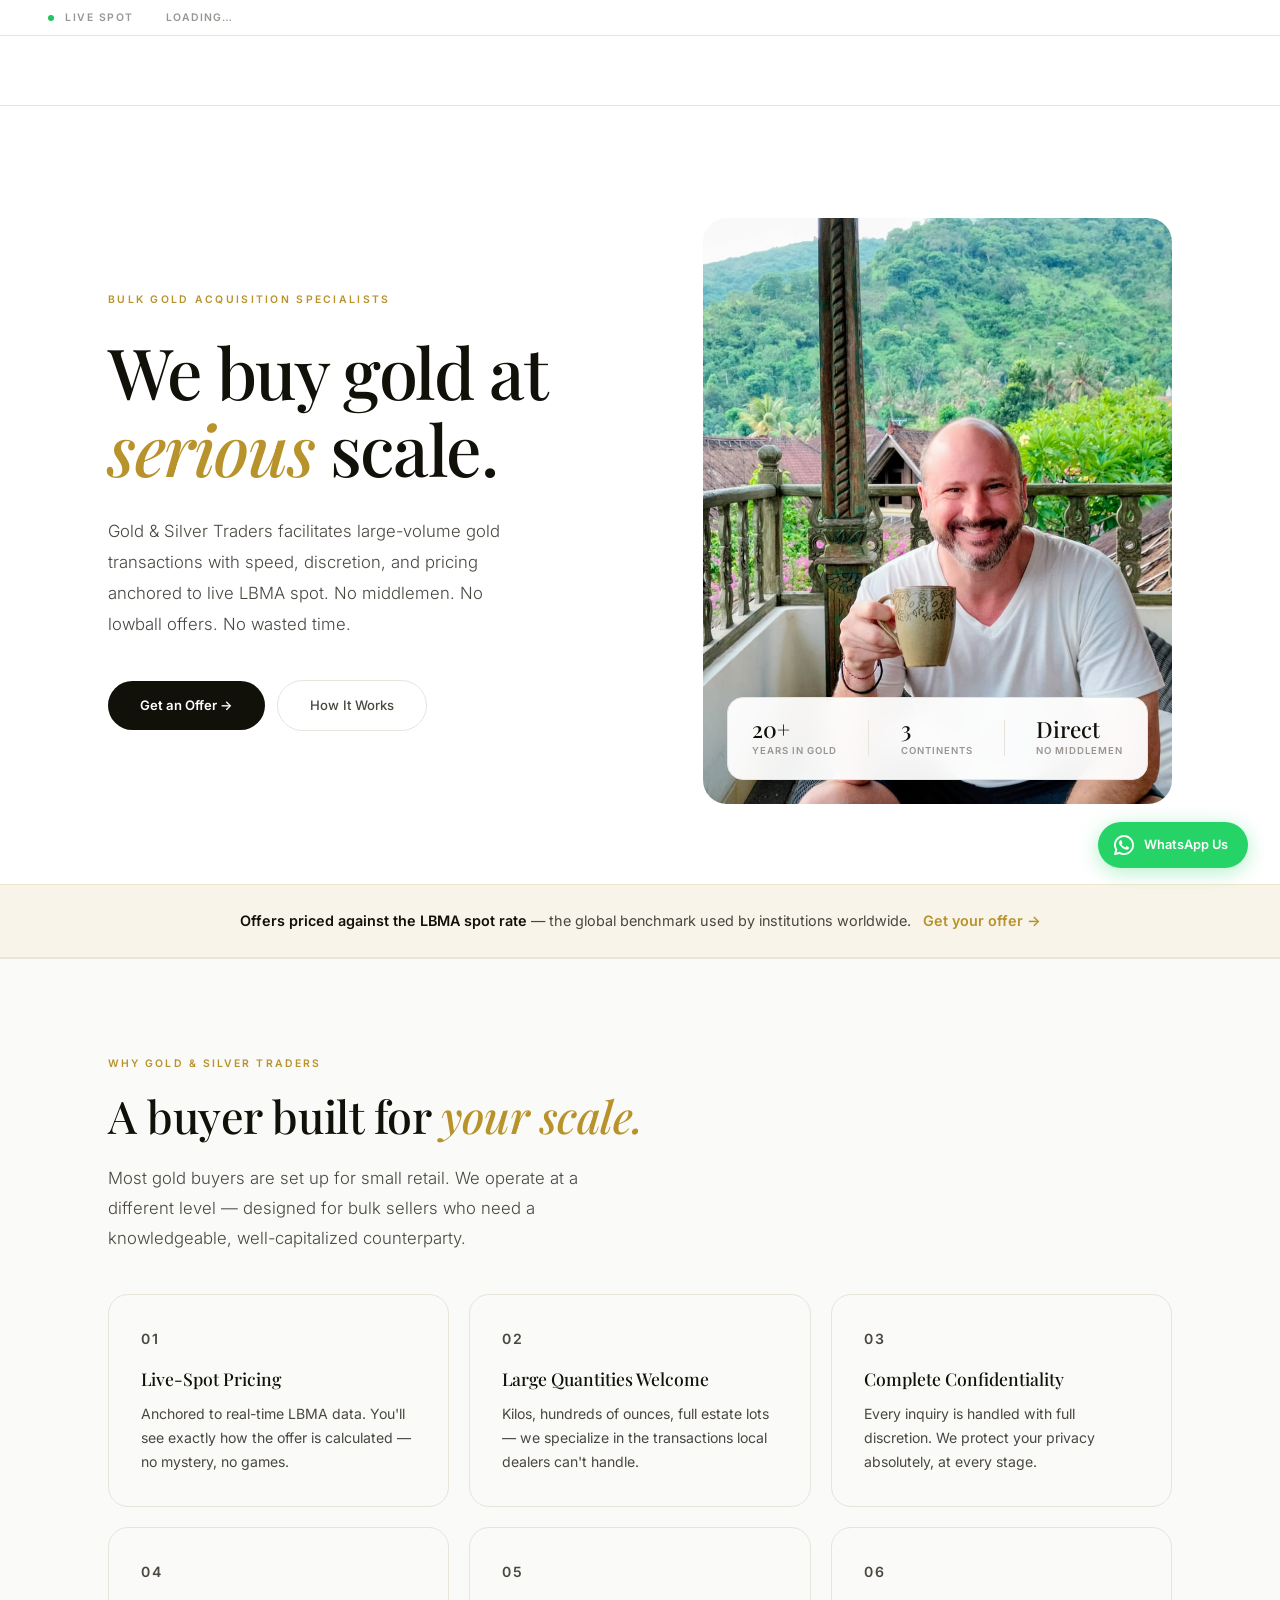
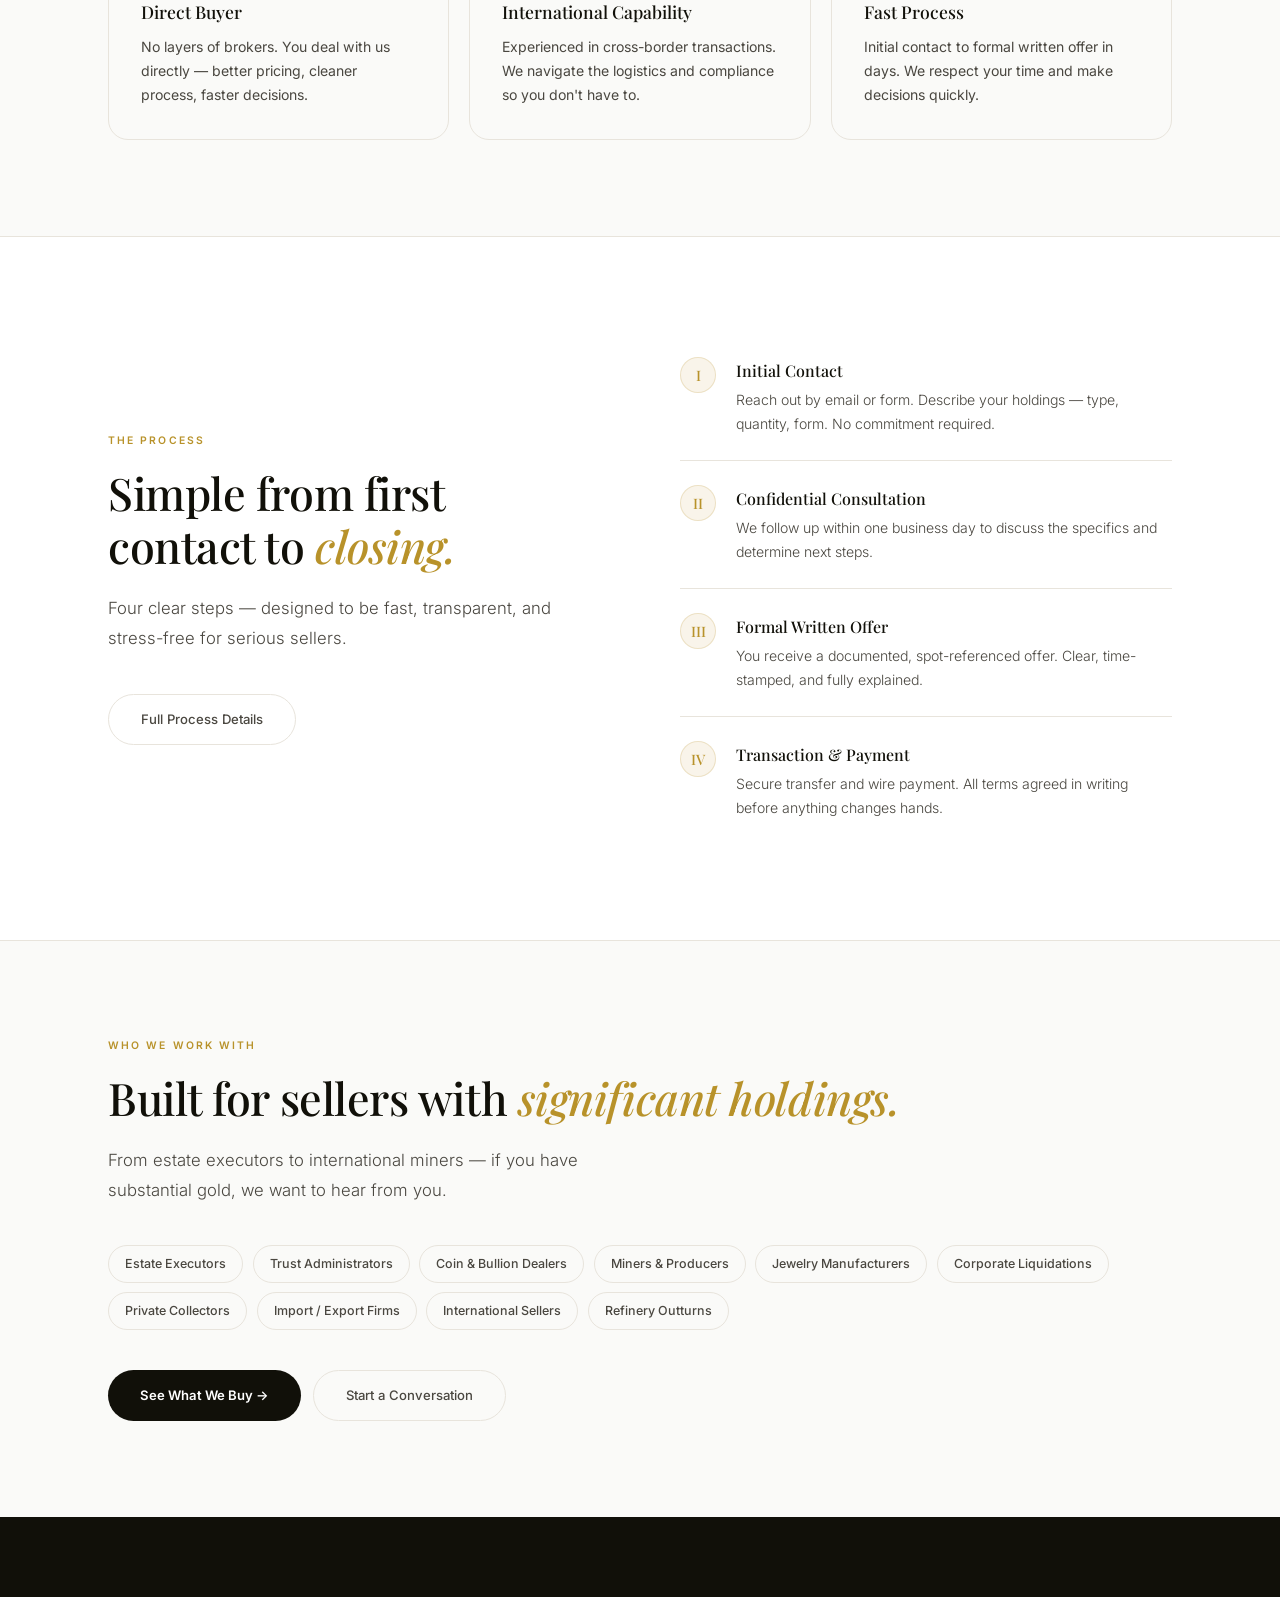
<file: index.html>
<!DOCTYPE html>
<html lang="en">
<head>
  <meta charset="UTF-8" />
  <meta name="viewport" content="width=device-width, initial-scale=1.0" />
  <title>Sell Gold in Bulk | Large Quantity Gold Buyers | Gold & Silver Traders</title>
  <meta name="description" content="Gold & Silver Traders buys large quantities of gold — bullion, coins, estate lots, placer gold, and doré — from sellers worldwide. LBMA spot-referenced pricing. Confidential. No middlemen." />
  <meta name="keywords" content="sell gold in bulk, bulk gold buyers, large quantity gold buyers, sell gold bullion, sell gold internationally, wholesale gold buyers" />
  <link rel="canonical" href="https://www.goldsilvertraders.com/" />
  <meta name="robots" content="index, follow" />
  <meta property="og:type" content="website" />
  <meta property="og:title" content="Sell Gold in Bulk | Gold & Silver Traders" />
  <meta property="og:description" content="Serious buyers for serious quantities. LBMA spot-referenced pricing, complete confidentiality, international capability." />
  <meta property="og:url" content="https://www.goldsilvertraders.com/" />
  <script type="application/ld+json">
  {"@context":"https://schema.org","@type":"ProfessionalService","name":"Gold & Silver Traders","url":"https://www.goldsilvertraders.com","email":"harlan@goldsilvertraders.com","description":"Bulk gold buyers serving sellers worldwide.","areaServed":"Worldwide","serviceType":"Gold Buying"}
  </script>
  <script async src="https://www.googletagmanager.com/gtag/js?id=G-3B2HX35TWG"></script>
  <script>window.dataLayer=window.dataLayer||[];function gtag(){dataLayer.push(arguments);}gtag('js',new Date());gtag('config','G-3B2HX35TWG');</script>
  <link rel="stylesheet" href="style.css" />
  <style>
    /* HERO */
    .hero {
      max-width: 1160px;
      margin: 0 auto;
      padding: 7rem 3rem 5rem;
      display: grid;
      grid-template-columns: 1.1fr 1fr;
      gap: 5rem;
      align-items: center;
    }

    .hero-eyebrow {
      font-size: 0.65rem;
      font-weight: 600;
      letter-spacing: 0.22em;
      text-transform: uppercase;
      color: var(--gold);
      margin-bottom: 1.5rem;
    }

    .hero h1 {
      font-family: 'Playfair Display', serif;
      font-size: clamp(3rem, 5.5vw, 5rem);
      font-weight: 500;
      color: var(--ink);
      line-height: 1.1;
      margin-bottom: 1.75rem;
      letter-spacing: -0.02em;
    }
    .hero h1 em { font-style: italic; color: var(--gold); }

    .hero-body {
      font-size: 1.05rem;
      color: var(--text);
      font-weight: 300;
      line-height: 1.85;
      margin-bottom: 2.5rem;
      max-width: 420px;
    }

    .hero-cta-group { display: flex; gap: 0.75rem; flex-wrap: wrap; align-items: center; }

    /* Photo card */
    .hero-img-wrap {
      position: relative;
    }
    .hero-img-wrap img {
      width: 100%;
      aspect-ratio: 4/5;
      object-fit: cover;
      border-radius: 24px;
      display: block;
    }
    .hero-badge {
      position: absolute;
      bottom: 1.5rem;
      left: 1.5rem;
      right: 1.5rem;
      background: rgba(255,255,255,0.95);
      backdrop-filter: blur(12px);
      border-radius: 16px;
      padding: 1.25rem 1.5rem;
      display: flex;
      justify-content: space-between;
      align-items: center;
      gap: 1rem;
      border: 1px solid var(--border);
    }
    .badge-item { display: flex; flex-direction: column; gap: 0.15rem; }
    .badge-num {
      font-family: 'Playfair Display', serif;
      font-size: 1.4rem;
      font-weight: 500;
      color: var(--ink);
      line-height: 1;
    }
    .badge-lbl {
      font-size: 0.6rem;
      font-weight: 600;
      letter-spacing: 0.1em;
      text-transform: uppercase;
      color: var(--muted);
    }
    .badge-div { width: 1px; height: 36px; background: var(--border); }

    /* Full-bleed photo section */
    .photo-strip {
      width: 100%;
      height: 55vh;
      min-height: 380px;
      object-fit: cover;
      display: block;
    }

    /* Two-col layout */
    .two-col {
      display: grid;
      grid-template-columns: 1fr 1fr;
      gap: 5rem;
      align-items: center;
    }

    .process-steps { display: flex; flex-direction: column; gap: 0; }
    .p-step {
      display: flex;
      gap: 1.25rem;
      align-items: flex-start;
      padding: 1.5rem 0;
      border-bottom: 1px solid var(--border);
    }
    .p-step:last-child { border-bottom: none; }
    .p-num {
      width: 36px; height: 36px;
      border-radius: 50%;
      background: var(--gold-pale);
      border: 1px solid rgba(184,146,42,0.2);
      display: flex;
      align-items: center;
      justify-content: center;
      font-family: 'Playfair Display', serif;
      font-size: 0.9rem;
      font-weight: 500;
      color: var(--gold);
      flex-shrink: 0;
    }
    .p-content h4 {
      font-family: 'Playfair Display', serif;
      font-size: 1rem;
      font-weight: 500;
      color: var(--ink);
      margin-bottom: 0.25rem;
    }
    .p-content p { font-size: 0.88rem; color: var(--text); font-weight: 300; line-height: 1.7; }

    @media (max-width: 860px) {
      .hero { grid-template-columns: 1fr; padding: 4rem 1.5rem 3rem; gap: 3rem; }
      .hero h1 { font-size: 3rem; }
      .two-col { grid-template-columns: 1fr; gap: 3rem; }
      .photo-strip { height: 40vw; min-height: 240px; }
    }
  </style>
</head>
<body>

  <!-- TICKER -->
  <div class="ticker-bar">
    <span class="ticker-label"><span class="ticker-dot"></span> Live Spot</span>
    <div class="ticker-items" id="metals-ticker">
      <div class="ticker-item"><span class="ticker-metal" style="color:var(--muted)">Loading…</span></div>
    </div>
  </div>

  <nav id="site-nav"></nav>

  <!-- HERO -->
  <div class="hero">
    <div>
      <p class="hero-eyebrow fade-up">Bulk Gold Acquisition Specialists</p>
      <h1 class="fade-up-2">We buy gold at <em>serious</em> scale.</h1>
      <p class="hero-body fade-up-3">Gold & Silver Traders facilitates large-volume gold transactions with speed, discretion, and pricing anchored to live LBMA spot. No middlemen. No lowball offers. No wasted time.</p>
      <div class="hero-cta-group fade-up-4">
        <a href="contact.html" class="btn-primary">Get an Offer →</a>
        <a href="how-it-works.html" class="btn-outline">How It Works</a>
      </div>
    </div>

    <div class="hero-img-wrap fade-up-2">
      <img src="harlan.jpeg" alt="Harlan, founder of Gold & Silver Traders" />
      <div class="hero-badge">
        <div class="badge-item">
          <div class="badge-num">20+</div>
          <div class="badge-lbl">Years in Gold</div>
        </div>
        <div class="badge-div"></div>
        <div class="badge-item">
          <div class="badge-num">3</div>
          <div class="badge-lbl">Continents</div>
        </div>
        <div class="badge-div"></div>
        <div class="badge-item">
          <div class="badge-num">Direct</div>
          <div class="badge-lbl">No Middlemen</div>
        </div>
      </div>
    </div>
  </div>

  <!-- STRIP -->
  <div class="strip">
    <strong>Offers priced against the LBMA spot rate</strong> — the global benchmark used by institutions worldwide. &nbsp;
    <a href="contact.html">Get your offer →</a>
  </div>

  <!-- WHY US -->
  <div style="background: var(--bg); border-top: 1px solid var(--border);">
    <div class="section-inner">
      <p class="section-label">Why Gold & Silver Traders</p>
      <h2>A buyer built for <em>your scale.</em></h2>
      <p class="section-lead">Most gold buyers are set up for small retail. We operate at a different level — designed for bulk sellers who need a knowledgeable, well-capitalized counterparty.</p>
      <div class="card-grid">
        <div class="card">
          <p class="card-num">01</p>
          <h3>Live-Spot Pricing</h3>
          <p>Anchored to real-time LBMA data. You'll see exactly how the offer is calculated — no mystery, no games.</p>
        </div>
        <div class="card">
          <p class="card-num">02</p>
          <h3>Large Quantities Welcome</h3>
          <p>Kilos, hundreds of ounces, full estate lots — we specialize in the transactions local dealers can't handle.</p>
        </div>
        <div class="card">
          <p class="card-num">03</p>
          <h3>Complete Confidentiality</h3>
          <p>Every inquiry is handled with full discretion. We protect your privacy absolutely, at every stage.</p>
        </div>
        <div class="card">
          <p class="card-num">04</p>
          <h3>Direct Buyer</h3>
          <p>No layers of brokers. You deal with us directly — better pricing, cleaner process, faster decisions.</p>
        </div>
        <div class="card">
          <p class="card-num">05</p>
          <h3>International Capability</h3>
          <p>Experienced in cross-border transactions. We navigate the logistics and compliance so you don't have to.</p>
        </div>
        <div class="card">
          <p class="card-num">06</p>
          <h3>Fast Process</h3>
          <p>Initial contact to formal written offer in days. We respect your time and make decisions quickly.</p>
        </div>
      </div>
    </div>
  </div>

  <!-- HOW IT WORKS -->
  <div style="border-top: 1px solid var(--border);">
    <div class="section-inner">
      <div class="two-col">
        <div>
          <p class="section-label">The Process</p>
          <h2>Simple from first contact to <em>closing.</em></h2>
          <p class="section-lead">Four clear steps — designed to be fast, transparent, and stress-free for serious sellers.</p>
          <a href="how-it-works.html" class="btn-outline">Full Process Details</a>
        </div>
        <div class="process-steps">
          <div class="p-step">
            <div class="p-num">I</div>
            <div class="p-content">
              <h4>Initial Contact</h4>
              <p>Reach out by email or form. Describe your holdings — type, quantity, form. No commitment required.</p>
            </div>
          </div>
          <div class="p-step">
            <div class="p-num">II</div>
            <div class="p-content">
              <h4>Confidential Consultation</h4>
              <p>We follow up within one business day to discuss the specifics and determine next steps.</p>
            </div>
          </div>
          <div class="p-step">
            <div class="p-num">III</div>
            <div class="p-content">
              <h4>Formal Written Offer</h4>
              <p>You receive a documented, spot-referenced offer. Clear, time-stamped, and fully explained.</p>
            </div>
          </div>
          <div class="p-step">
            <div class="p-num">IV</div>
            <div class="p-content">
              <h4>Transaction & Payment</h4>
              <p>Secure transfer and wire payment. All terms agreed in writing before anything changes hands.</p>
            </div>
          </div>
        </div>
      </div>
    </div>
  </div>

  <!-- WHO WE SERVE -->
  <div style="background: var(--bg); border-top: 1px solid var(--border);">
    <div class="section-inner">
      <p class="section-label">Who We Work With</p>
      <h2>Built for sellers with <em>significant holdings.</em></h2>
      <p class="section-lead">From estate executors to international miners — if you have substantial gold, we want to hear from you.</p>
      <div class="tag-group">
        <span class="tag">Estate Executors</span>
        <span class="tag">Trust Administrators</span>
        <span class="tag">Coin & Bullion Dealers</span>
        <span class="tag">Miners & Producers</span>
        <span class="tag">Jewelry Manufacturers</span>
        <span class="tag">Corporate Liquidations</span>
        <span class="tag">Private Collectors</span>
        <span class="tag">Import / Export Firms</span>
        <span class="tag">International Sellers</span>
        <span class="tag">Refinery Outturns</span>
      </div>
      <div style="margin-top: 2.5rem; display: flex; gap: 0.75rem; flex-wrap: wrap;">
        <a href="what-we-buy.html" class="btn-primary">See What We Buy →</a>
        <a href="contact.html" class="btn-outline">Start a Conversation</a>
      </div>
    </div>
  </div>

  <footer id="site-footer"></footer>
  <script src="shared.js"></script>
  <script>renderNav('home'); renderFooter(); renderTicker();</script>
  <!-- WhatsApp Float -->
  <a href="https://wa.me/14252691221" class="wa-float" target="_blank" rel="noopener" aria-label="Chat on WhatsApp">
    <svg xmlns="http://www.w3.org/2000/svg" viewBox="0 0 24 24" fill="currentColor"><path d="M17.472 14.382c-.297-.149-1.758-.867-2.03-.967-.273-.099-.471-.148-.67.15-.197.297-.767.966-.94 1.164-.173.199-.347.223-.644.075-.297-.15-1.255-.463-2.39-1.475-.883-.788-1.48-1.761-1.653-2.059-.173-.297-.018-.458.13-.606.134-.133.298-.347.446-.52.149-.174.198-.298.298-.497.099-.198.05-.371-.025-.52-.075-.149-.669-1.612-.916-2.207-.242-.579-.487-.5-.669-.51-.173-.008-.371-.01-.57-.01-.198 0-.52.074-.792.372-.272.297-1.04 1.016-1.04 2.479 0 1.462 1.065 2.875 1.213 3.074.149.198 2.096 3.2 5.077 4.487.709.306 1.262.489 1.694.625.712.227 1.36.195 1.871.118.571-.085 1.758-.719 2.006-1.413.248-.694.248-1.289.173-1.413-.074-.124-.272-.198-.57-.347z"/><path d="M12 0C5.373 0 0 5.373 0 12c0 2.115.549 4.1 1.51 5.833L.057 23.215a.75.75 0 00.928.928l5.382-1.453A11.952 11.952 0 0012 24c6.627 0 12-5.373 12-12S18.627 0 12 0zm0 21.75a9.711 9.711 0 01-4.953-1.354l-.355-.211-3.676.993.992-3.588-.232-.37A9.712 9.712 0 012.25 12C2.25 6.615 6.615 2.25 12 2.25S21.75 6.615 21.75 12 17.385 21.75 12 21.75z"/></svg>
    <span>WhatsApp Us</span>
  </a>
</body>
</html>
</file>
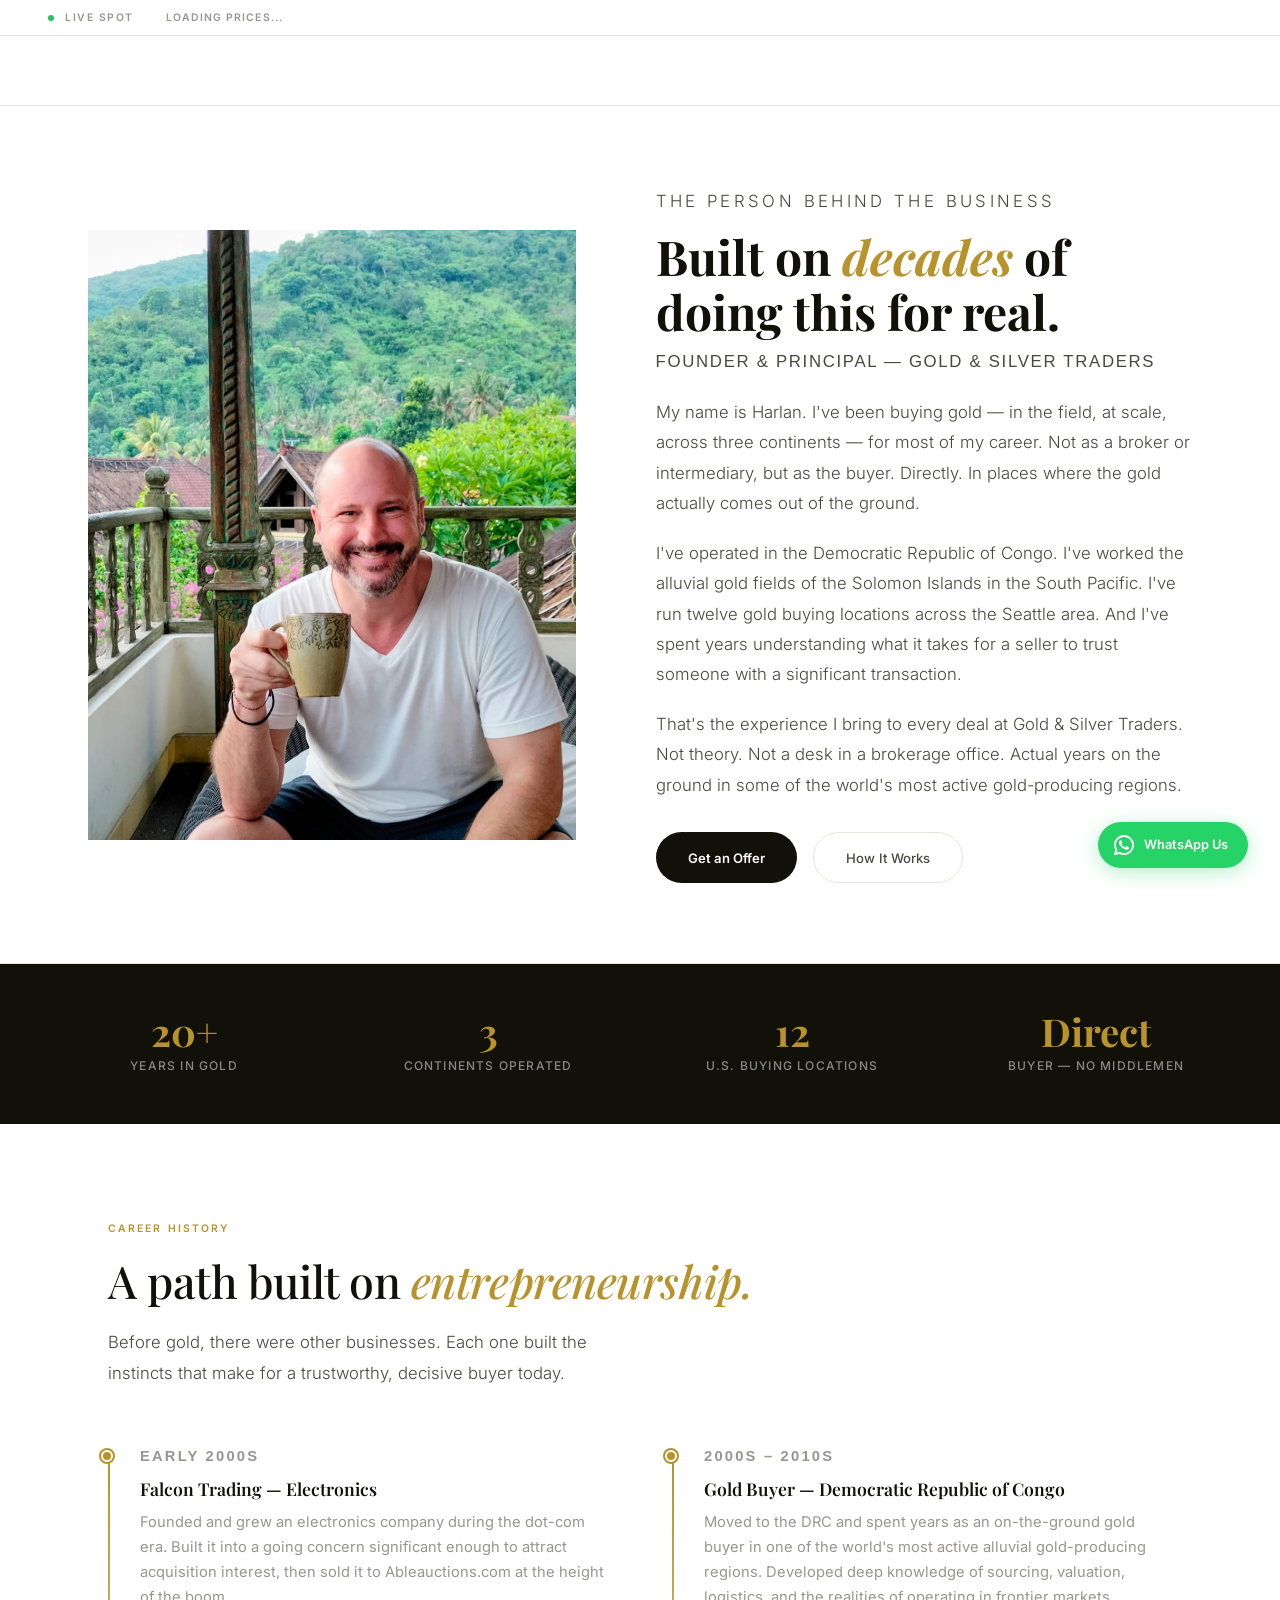
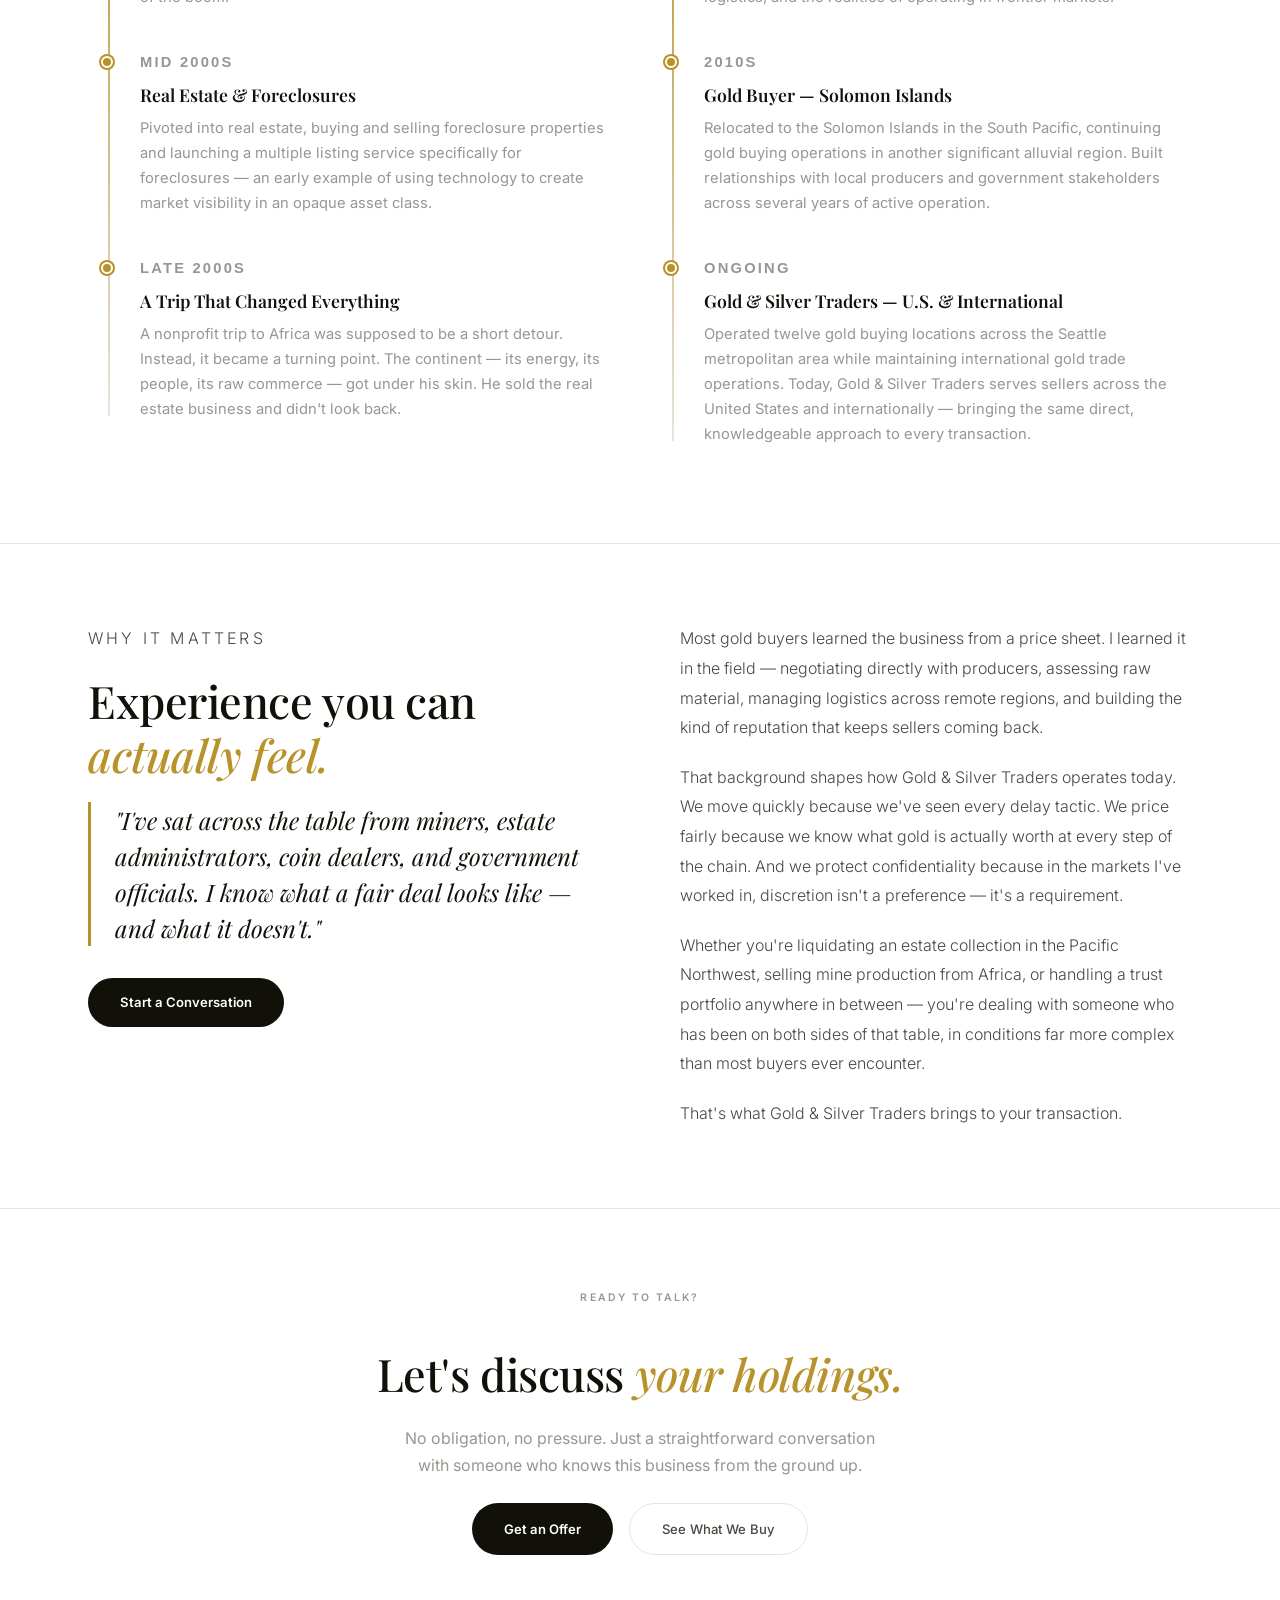
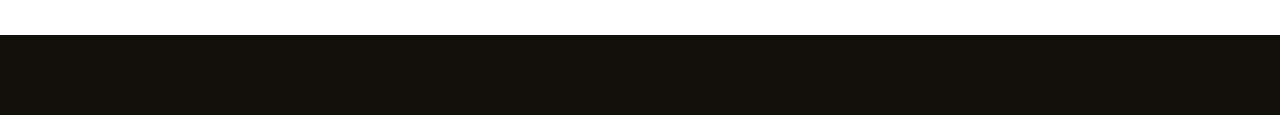
<file: about.html>
<!DOCTYPE html>
<html lang="en">
<head>
  <meta charset="UTF-8" />
  <meta name="viewport" content="width=device-width, initial-scale=1.0" />

  <!-- Primary SEO -->
  <title>About Harlan | Gold Buyer with 20+ Years Experience | Gold & Silver Traders</title>
  <meta name="description" content="Meet Harlan, founder of Gold & Silver Traders. A seasoned entrepreneur and gold buyer with hands-on experience in the Congo, Solomon Islands, and across the U.S. — bringing decades of real-world expertise to every transaction." />
  <meta name="keywords" content="gold buyer biography, experienced gold buyer, gold trader Africa, Solomon Islands gold buyer, gold buying expert, who buys gold in bulk, gold and silver traders about" />
  <link rel="canonical" href="https://www.goldsilvertraders.com/about.html" />
  <meta name="robots" content="index, follow" />
  <meta name="author" content="Gold & Silver Traders" />

  <!-- Open Graph -->
  <meta property="og:type" content="profile" />
  <meta property="og:title" content="About Harlan | Gold & Silver Traders" />
  <meta property="og:description" content="From the Congo to the Solomon Islands to Seattle — a gold buyer with real-world expertise spanning three continents." />
  <meta property="og:url" content="https://www.goldsilvertraders.com/about.html" />
  <meta property="og:site_name" content="Gold & Silver Traders" />
  <meta property="og:image" content="https://www.goldsilvertraders.com/harlan.jpeg" />

  <!-- Twitter Card -->
  <meta name="twitter:card" content="summary_large_image" />
  <meta name="twitter:title" content="About Harlan | Gold & Silver Traders" />
  <meta name="twitter:description" content="From the Congo to the Solomon Islands to Seattle — a gold buyer with real-world expertise spanning three continents." />
  <meta name="twitter:image" content="https://www.goldsilvertraders.com/harlan.jpeg" />

  <!-- Structured Data -->
  <script type="application/ld+json">
  {
    "@context": "https://schema.org",
    "@type": "Person",
    "name": "Harlan",
    "jobTitle": "Founder & Principal Gold Buyer",
    "worksFor": {
      "@type": "Organization",
      "name": "Gold & Silver Traders",
      "url": "https://www.goldsilvertraders.com"
    },
    "email": "harlan@goldsilvertraders.com",
    "description": "Entrepreneur and gold buyer with over two decades of experience operating in the Congo, Solomon Islands, and the United States.",
    "knowsAbout": ["Gold buying", "Precious metals trading", "Alluvial gold", "Bulk gold acquisition", "International gold trade"]
  }
  </script>

  <!-- Google tag (gtag.js) -->
  <script async src="https://www.googletagmanager.com/gtag/js?id=G-3B2HX35TWG"></script>
  <script>
    window.dataLayer = window.dataLayer || [];
    function gtag(){dataLayer.push(arguments);}
    gtag("js", new Date());
    gtag("config", "G-3B2HX35TWG");
  </script>

  <link rel="stylesheet" href="style.css" />

  <style>
    .about-hero {
      background: var(--white);
      border-bottom: 1px solid var(--border);
    }

    .about-hero-inner {
      max-width: 1200px;
      margin: 0 auto;
      padding: 5rem 3rem;
      display: grid;
      grid-template-columns: 1fr 1.1fr;
      gap: 5rem;
      align-items: center;
    }

    .about-photo-wrap {
      position: relative;
    }

    .about-photo-wrap img {
      width: 100%;
      display: block;
      object-fit: cover;
      aspect-ratio: 4/5;
    }

    .about-photo-wrap::after {
      content: '';
      position: absolute;
      bottom: -12px;
      right: -12px;
      width: 100%;
      height: 100%;
      border: 2px solid var(--gold-rule);
      z-index: -1;
    }

    .about-intro .section-label {
      margin-bottom: 0.75rem;
    }

    .about-intro h1 {
      font-family: 'Playfair Display', serif;
      font-size: clamp(2.2rem, 4vw, 3rem);
      font-weight: 700;
      color: var(--ink);
      line-height: 1.15;
      margin-bottom: 0.5rem;
    }

    .about-intro h1 em {
      font-style: italic;
      color: var(--gold);
    }

    .about-subtitle {
      font-family: 'Outfit', sans-serif;
      font-size: 0.82rem;
      font-weight: 600;
      letter-spacing: 0.1em;
      text-transform: uppercase;
      color: var(--muted);
      margin-bottom: 2rem;
    }

    .about-intro p {
      font-size: 1.05rem;
      color: var(--text);
      line-height: 1.8;
      font-weight: 300;
      margin-bottom: 1.25rem;
    }

    /* Timeline */
    .timeline {
      position: relative;
      padding-left: 2rem;
      margin-top: 1rem;
    }

    .timeline::before {
      content: '';
      position: absolute;
      left: 0;
      top: 6px;
      bottom: 6px;
      width: 2px;
      background: linear-gradient(to bottom, var(--gold), var(--border));
    }

    .timeline-item {
      position: relative;
      padding-bottom: 2.5rem;
    }

    .timeline-item:last-child {
      padding-bottom: 0;
    }

    .timeline-item::before {
      content: '';
      position: absolute;
      left: -2.45rem;
      top: 6px;
      width: 12px;
      height: 12px;
      border-radius: 50%;
      background: var(--gold);
      border: 2px solid var(--white);
      box-shadow: 0 0 0 2px var(--gold);
    }

    .timeline-date {
      font-family: 'Outfit', sans-serif;
      font-size: 0.68rem;
      font-weight: 600;
      letter-spacing: 0.15em;
      text-transform: uppercase;
      color: var(--gold);
      margin-bottom: 0.3rem;
    }

    .timeline-item h3 {
      font-family: 'Playfair Display', serif;
      font-size: 1.1rem;
      font-weight: 600;
      color: var(--ink);
      margin-bottom: 0.4rem;
    }

    .timeline-item p {
      font-size: 0.92rem;
      color: var(--muted);
      line-height: 1.7;
    }

    /* Stats bar */
    .stats-bar {
      background: var(--ink);
      padding: 3rem;
    }

    .stats-bar-inner {
      max-width: 1200px;
      margin: 0 auto;
      display: grid;
      grid-template-columns: repeat(auto-fit, minmax(180px, 1fr));
      gap: 2rem;
      text-align: center;
    }

    .stat-block {
      display: flex;
      flex-direction: column;
      gap: 0.3rem;
    }

    .stat-block .num {
      font-family: 'Playfair Display', serif;
      font-size: 2.4rem;
      font-weight: 700;
      color: var(--gold);
      line-height: 1;
    }

    .stat-block .label {
      font-size: 0.75rem;
      font-weight: 500;
      letter-spacing: 0.1em;
      text-transform: uppercase;
      color: rgba(255,255,255,0.5);
    }

    /* Philosophy */
    .philosophy {
      background: var(--bg-section);
      border-top: 1px solid var(--border);
      border-bottom: 1px solid var(--border);
    }

    .philosophy-inner {
      max-width: 1200px;
      margin: 0 auto;
      padding: 5rem 3rem;
      display: grid;
      grid-template-columns: 1fr 1fr;
      gap: 5rem;
      align-items: start;
    }

    .philosophy-inner p {
      font-size: 1rem;
      color: var(--text);
      line-height: 1.85;
      font-weight: 300;
      margin-bottom: 1.25rem;
    }

    .philosophy-inner p:last-child { margin-bottom: 0; }

    .pull-quote {
      font-family: 'Playfair Display', serif;
      font-size: 1.5rem;
      font-style: italic;
      color: var(--ink);
      line-height: 1.5;
      border-left: 3px solid var(--gold);
      padding-left: 1.5rem;
      margin-bottom: 2rem;
    }

    /* CTA section */
    .about-cta {
      max-width: 1200px;
      margin: 0 auto;
      padding: 5rem 3rem;
      display: flex;
      flex-direction: column;
      align-items: center;
      text-align: center;
      gap: 1.5rem;
    }

    .about-cta h2 { margin-bottom: 0; }
    .about-cta p { max-width: 500px; color: var(--muted); }

    /* Responsive */
    @media (max-width: 860px) {
      .about-hero-inner { grid-template-columns: 1fr; padding: 3rem 1.5rem; gap: 2.5rem; }
      .about-photo-wrap::after { display: none; }
      .about-photo-wrap img { aspect-ratio: 4/3; }
      .philosophy-inner { grid-template-columns: 1fr; padding: 3.5rem 1.5rem; gap: 2rem; }
      .stats-bar { padding: 2.5rem 1.5rem; }
      .about-cta { padding: 3.5rem 1.5rem; }
    }
  </style>
</head>
<body>

    <!-- TICKER -->
  <div class="ticker-bar">
    <span class="ticker-label"><span class="ticker-dot"></span> Live Spot</span>
    <div class="ticker-items" id="metals-ticker">
      <div class="ticker-item"><span class="ticker-metal" style="color:var(--muted)">Loading prices...</span></div>
    </div>
  </div>

<nav id="site-nav"></nav>

  <!-- ABOUT HERO -->
  <div class="about-hero">
    <div class="about-hero-inner">

      <div class="about-photo-wrap">
        <img src="harlan.jpeg" alt="Harlan, founder of Gold & Silver Traders, photographed in Indonesia" />
      </div>

      <div class="about-intro">
        <p class="section-label">The Person Behind the Business</p>
        <h1>Built on <em>decades</em> of doing this for real.</h1>
        <p class="about-subtitle">Founder &amp; Principal — Gold &amp; Silver Traders</p>

        <p>My name is Harlan. I've been buying gold — in the field, at scale, across three continents — for most of my career. Not as a broker or intermediary, but as the buyer. Directly. In places where the gold actually comes out of the ground.</p>

        <p>I've operated in the Democratic Republic of Congo. I've worked the alluvial gold fields of the Solomon Islands in the South Pacific. I've run twelve gold buying locations across the Seattle area. And I've spent years understanding what it takes for a seller to trust someone with a significant transaction.</p>

        <p>That's the experience I bring to every deal at Gold &amp; Silver Traders. Not theory. Not a desk in a brokerage office. Actual years on the ground in some of the world's most active gold-producing regions.</p>

        <div style="margin-top: 2rem; display: flex; gap: 1rem; flex-wrap: wrap;">
          <a href="contact.html" class="btn-primary">Get an Offer</a>
          <a href="how-it-works.html" class="btn-outline">How It Works</a>
        </div>
      </div>

    </div>
  </div>

  <!-- STATS BAR -->
  <div class="stats-bar">
    <div class="stats-bar-inner">
      <div class="stat-block">
        <span class="num">20+</span>
        <span class="label">Years in Gold</span>
      </div>
      <div class="stat-block">
        <span class="num">3</span>
        <span class="label">Continents Operated</span>
      </div>
      <div class="stat-block">
        <span class="num">12</span>
        <span class="label">U.S. Buying Locations</span>
      </div>
      <div class="stat-block">
        <span class="num">Direct</span>
        <span class="label">Buyer — No Middlemen</span>
      </div>
    </div>
  </div>

  <!-- TIMELINE -->
  <div class="section-light">
    <div class="section-inner">
      <p class="section-label">Career History</p>
      <h2>A path built on <em>entrepreneurship.</em></h2>
      <p class="section-lead">Before gold, there were other businesses. Each one built the instincts that make for a trustworthy, decisive buyer today.</p>

      <div style="display: grid; grid-template-columns: 1fr 1fr; gap: 4rem; margin-top: 2rem; align-items: start;">
        <div class="timeline">

          <div class="timeline-item">
            <p class="timeline-date">Early 2000s</p>
            <h3>Falcon Trading — Electronics</h3>
            <p>Founded and grew an electronics company during the dot-com era. Built it into a going concern significant enough to attract acquisition interest, then sold it to Ableauctions.com at the height of the boom.</p>
          </div>

          <div class="timeline-item">
            <p class="timeline-date">Mid 2000s</p>
            <h3>Real Estate & Foreclosures</h3>
            <p>Pivoted into real estate, buying and selling foreclosure properties and launching a multiple listing service specifically for foreclosures — an early example of using technology to create market visibility in an opaque asset class.</p>
          </div>

          <div class="timeline-item">
            <p class="timeline-date">Late 2000s</p>
            <h3>A Trip That Changed Everything</h3>
            <p>A nonprofit trip to Africa was supposed to be a short detour. Instead, it became a turning point. The continent — its energy, its people, its raw commerce — got under his skin. He sold the real estate business and didn't look back.</p>
          </div>

        </div>

        <div class="timeline">

          <div class="timeline-item">
            <p class="timeline-date">2000s – 2010s</p>
            <h3>Gold Buyer — Democratic Republic of Congo</h3>
            <p>Moved to the DRC and spent years as an on-the-ground gold buyer in one of the world's most active alluvial gold-producing regions. Developed deep knowledge of sourcing, valuation, logistics, and the realities of operating in frontier markets.</p>
          </div>

          <div class="timeline-item">
            <p class="timeline-date">2010s</p>
            <h3>Gold Buyer — Solomon Islands</h3>
            <p>Relocated to the Solomon Islands in the South Pacific, continuing gold buying operations in another significant alluvial region. Built relationships with local producers and government stakeholders across several years of active operation.</p>
          </div>

          <div class="timeline-item">
            <p class="timeline-date">Ongoing</p>
            <h3>Gold &amp; Silver Traders — U.S. &amp; International</h3>
            <p>Operated twelve gold buying locations across the Seattle metropolitan area while maintaining international gold trade operations. Today, Gold &amp; Silver Traders serves sellers across the United States and internationally — bringing the same direct, knowledgeable approach to every transaction.</p>
          </div>

        </div>
      </div>
    </div>
  </div>

  <!-- PHILOSOPHY -->
  <div class="philosophy">
    <div class="philosophy-inner">
      <div>
        <p class="section-label">Why It Matters</p>
        <h2>Experience you can <em>actually feel.</em></h2>
        <div class="pull-quote">
          "I've sat across the table from miners, estate administrators, coin dealers, and government officials. I know what a fair deal looks like — and what it doesn't."
        </div>
        <a href="contact.html" class="btn-primary">Start a Conversation</a>
      </div>
      <div>
        <p>Most gold buyers learned the business from a price sheet. I learned it in the field — negotiating directly with producers, assessing raw material, managing logistics across remote regions, and building the kind of reputation that keeps sellers coming back.</p>
        <p>That background shapes how Gold &amp; Silver Traders operates today. We move quickly because we've seen every delay tactic. We price fairly because we know what gold is actually worth at every step of the chain. And we protect confidentiality because in the markets I've worked in, discretion isn't a preference — it's a requirement.</p>
        <p>Whether you're liquidating an estate collection in the Pacific Northwest, selling mine production from Africa, or handling a trust portfolio anywhere in between — you're dealing with someone who has been on both sides of that table, in conditions far more complex than most buyers ever encounter.</p>
        <p>That's what Gold &amp; Silver Traders brings to your transaction.</p>
      </div>
    </div>
  </div>

  <!-- CTA -->
  <div class="section-light">
    <div class="about-cta">
      <p class="section-label">Ready to Talk?</p>
      <h2>Let's discuss <em>your holdings.</em></h2>
      <p>No obligation, no pressure. Just a straightforward conversation with someone who knows this business from the ground up.</p>
      <div style="display: flex; gap: 1rem; flex-wrap: wrap; justify-content: center;">
        <a href="contact.html" class="btn-primary">Get an Offer</a>
        <a href="what-we-buy.html" class="btn-outline">See What We Buy</a>
      </div>
    </div>
  </div>

  <footer id="site-footer"></footer>

  <script src="shared.js"></script>
  <script>renderTicker(); renderNav('about'); renderFooter();</script>
  <!-- WhatsApp Float -->
  <a href="https://wa.me/14252691221" class="wa-float" target="_blank" rel="noopener" aria-label="Chat on WhatsApp">
    <svg xmlns="http://www.w3.org/2000/svg" viewBox="0 0 24 24" fill="currentColor"><path d="M17.472 14.382c-.297-.149-1.758-.867-2.03-.967-.273-.099-.471-.148-.67.15-.197.297-.767.966-.94 1.164-.173.199-.347.223-.644.075-.297-.15-1.255-.463-2.39-1.475-.883-.788-1.48-1.761-1.653-2.059-.173-.297-.018-.458.13-.606.134-.133.298-.347.446-.52.149-.174.198-.298.298-.497.099-.198.05-.371-.025-.52-.075-.149-.669-1.612-.916-2.207-.242-.579-.487-.5-.669-.51-.173-.008-.371-.01-.57-.01-.198 0-.52.074-.792.372-.272.297-1.04 1.016-1.04 2.479 0 1.462 1.065 2.875 1.213 3.074.149.198 2.096 3.2 5.077 4.487.709.306 1.262.489 1.694.625.712.227 1.36.195 1.871.118.571-.085 1.758-.719 2.006-1.413.248-.694.248-1.289.173-1.413-.074-.124-.272-.198-.57-.347z"/><path d="M12 0C5.373 0 0 5.373 0 12c0 2.115.549 4.1 1.51 5.833L.057 23.215a.75.75 0 00.928.928l5.382-1.453A11.952 11.952 0 0012 24c6.627 0 12-5.373 12-12S18.627 0 12 0zm0 21.75a9.711 9.711 0 01-4.953-1.354l-.355-.211-3.676.993.992-3.588-.232-.37A9.712 9.712 0 012.25 12C2.25 6.615 6.615 2.25 12 2.25S21.75 6.615 21.75 12 17.385 21.75 12 21.75z"/></svg>
    <span>WhatsApp Us</span>
  </a>
</body>
</html>
</file>
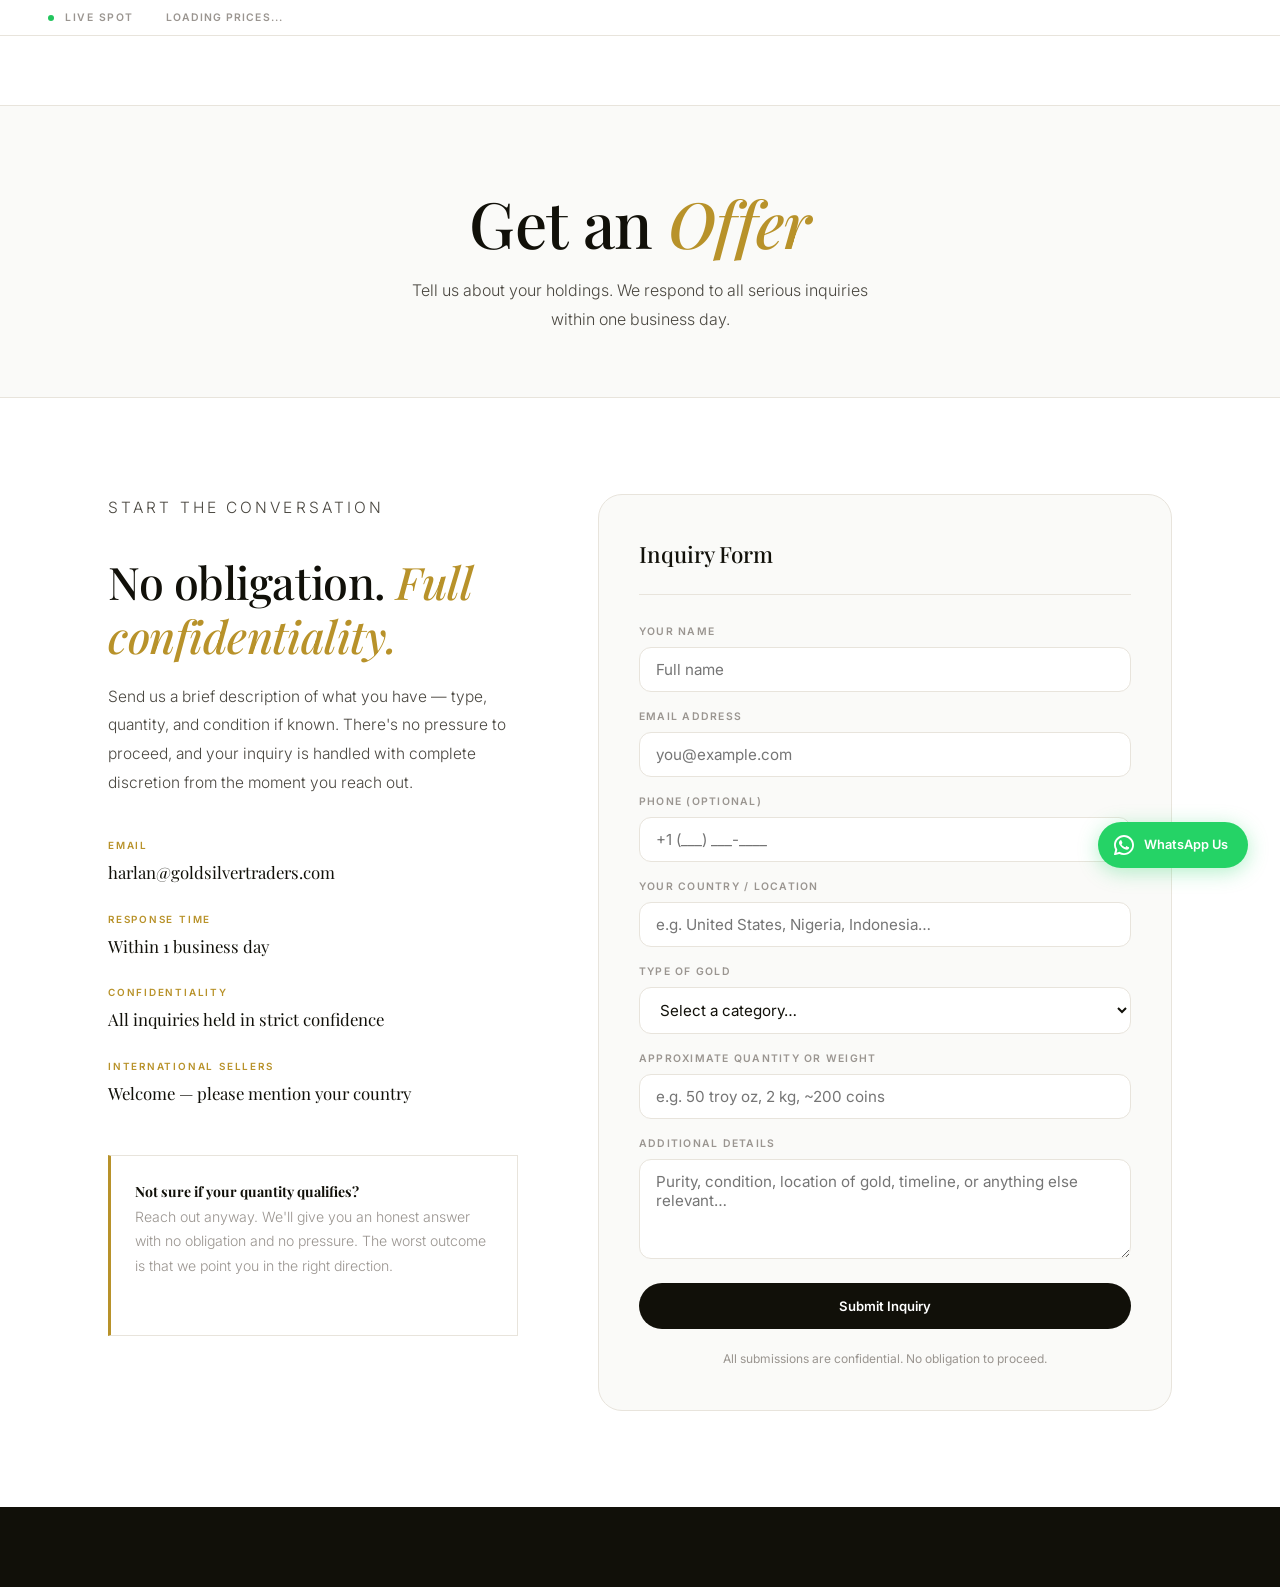
<file: contact.html>
<!DOCTYPE html>
<html lang="en">
<head>
  <meta charset="UTF-8" />
  <meta name="viewport" content="width=device-width, initial-scale=1.0" />

  <!-- Primary SEO -->
  <title>Contact Us | Get an Offer for Your Gold | Gold & Silver Traders</title>
  <meta name="description" content="Contact Gold & Silver Traders to get a formal offer for your gold. Email harlan@goldsilvertraders.com or use our inquiry form. All inquiries confidential. International sellers welcome." />
  <meta name="keywords" content="sell gold contact, get gold offer, gold buyer contact, sell gold inquiry, contact gold buyer, gold selling inquiry form, sell gold email, gold buyers international contact" />
  <link rel="canonical" href="https://www.goldsilvertraders.com/contact.html" />
  <meta name="robots" content="index, follow" />
  <meta name="author" content="Gold & Silver Traders" />

  <!-- Open Graph (Facebook / LinkedIn sharing) -->
  <meta property="og:type" content="website" />
  <meta property="og:title" content="Get an Offer for Your Gold | Gold & Silver Traders" />
  <meta property="og:description" content="Submit your inquiry today. No obligation, full confidentiality. We respond within one business day." />
  <meta property="og:url" content="https://www.goldsilvertraders.com/contact.html" />
  <meta property="og:site_name" content="Gold & Silver Traders" />

  <!-- Twitter Card -->
  <meta name="twitter:card" content="summary" />
  <meta name="twitter:title" content="Get an Offer for Your Gold | Gold & Silver Traders" />
  <meta name="twitter:description" content="Submit your inquiry today. No obligation, full confidentiality. We respond within one business day." />

  <!-- Structured Data (Schema.org) -->
  <script type="application/ld+json">
  {
      "@context": "https://schema.org",
      "@type": "ContactPage",
      "name": "Contact Gold & Silver Traders",
      "description": "Reach out to Gold & Silver Traders to receive a formal offer for your gold holdings.",
      "url": "https://www.goldsilvertraders.com/contact.html",
      "contactPoint": {
        "@type": "ContactPoint",
        "email": "harlan@goldsilvertraders.com",
        "contactType": "sales",
        "areaServed": "Worldwide"
      }
    }
  </script>

  <link rel="stylesheet" href="style.css" />
  <!-- Google tag (gtag.js) -->
  <script async src="https://www.googletagmanager.com/gtag/js?id=G-3B2HX35TWG"></script>
  <script>
    window.dataLayer = window.dataLayer || [];
    function gtag(){dataLayer.push(arguments);}
    gtag("js", new Date());
    gtag("config", "G-3B2HX35TWG");
  </script>
</head>
<body>

    <!-- TICKER -->
  <div class="ticker-bar">
    <span class="ticker-label"><span class="ticker-dot"></span> Live Spot</span>
    <div class="ticker-items" id="metals-ticker">
      <div class="ticker-item"><span class="ticker-metal" style="color:var(--muted)">Loading prices...</span></div>
    </div>
  </div>

<nav id="site-nav"></nav>

  <div class="page-hero">
    <h1>Get an <em>Offer</em></h1>
    <p>Tell us about your holdings. We respond to all serious inquiries within one business day.</p>
  </div>

  <div class="section-light">
    <div class="section-inner">
      <div class="contact-grid">

        <!-- LEFT: Info -->
        <div class="contact-info">
          <p class="section-label">Start the Conversation</p>
          <h2>No obligation. <em>Full confidentiality.</em></h2>
          <p>Send us a brief description of what you have — type, quantity, and condition if known. There's no pressure to proceed, and your inquiry is handled with complete discretion from the moment you reach out.</p>

          <div class="contact-detail" style="margin-top: 2.5rem;">
            <div class="c-row">
              <span class="c-label">Email</span>
              <span class="c-value"><a href="mailto:harlan@goldsilvertraders.com">harlan@goldsilvertraders.com</a></span>
            </div>
            <div class="c-row">
              <span class="c-label">Response Time</span>
              <span class="c-value">Within 1 business day</span>
            </div>
            <div class="c-row">
              <span class="c-label">Confidentiality</span>
              <span class="c-value">All inquiries held in strict confidence</span>
            </div>
            <div class="c-row">
              <span class="c-label">International Sellers</span>
              <span class="c-value">Welcome — please mention your country</span>
            </div>
          </div>

          <div style="margin-top: 3rem; background: var(--bg-section); border: 1px solid var(--border); border-left: 3px solid var(--gold); padding: 1.5rem;">
            <p style="font-size: 0.88rem; color: var(--muted); line-height: 1.75;">
              <strong style="color: var(--ink); font-family: 'Playfair Display', serif;">Not sure if your quantity qualifies?</strong><br/>
              Reach out anyway. We'll give you an honest answer with no obligation and no pressure. The worst outcome is that we point you in the right direction.
            </p>
          </div>
        </div>

        <!-- RIGHT: Form -->
        <div class="form-card">
          <h3>Inquiry Form</h3>
          <form action="https://formspree.io/f/xkoarnkp" method="POST">
            <div class="form-row">
              <div class="form-field">
                <label for="name">Your Name</label>
                <input type="text" id="name" name="name" placeholder="Full name" required />
              </div>
              <div class="form-field">
                <label for="email">Email Address</label>
                <input type="email" id="email" name="email" placeholder="you@example.com" required />
              </div>
              <div class="form-field">
                <label for="phone">Phone (optional)</label>
                <input type="tel" id="phone" name="phone" placeholder="+1 (___) ___-____" />
              </div>
              <div class="form-field">
                <label for="country">Your Country / Location</label>
                <input type="text" id="country" name="country" placeholder="e.g. United States, Nigeria, Indonesia…" />
              </div>
              <div class="form-field">
                <label for="type">Type of Gold</label>
                <select id="type" name="gold_type">
                  <option value="">Select a category…</option>
                  <option>Bullion bars</option>
                  <option>Bullion coins</option>
                  <option>Numismatic / pre-1933 coins</option>
                  <option>Gold jewelry</option>
                  <option>Scrap / dental / industrial gold</option>
                  <option>Placer / raw / doré gold</option>
                  <option>Estate or trust holding</option>
                  <option>Dealer or wholesale lot</option>
                  <option>Other / mixed</option>
                </select>
              </div>
              <div class="form-field">
                <label for="quantity">Approximate Quantity or Weight</label>
                <input type="text" id="quantity" name="quantity" placeholder="e.g. 50 troy oz, 2 kg, ~200 coins" />
              </div>
              <div class="form-field">
                <label for="message">Additional Details</label>
                <textarea id="message" name="message" placeholder="Purity, condition, location of gold, timeline, or anything else relevant…"></textarea>
              </div>
              <button type="submit" class="form-submit">Submit Inquiry</button>
              <p style="font-size: 0.75rem; color: var(--muted); text-align: center; margin-top: 0.25rem;">All submissions are confidential. No obligation to proceed.</p>
            </div>
          </form>
        </div>

      </div>
    </div>
  </div>

  <footer id="site-footer"></footer>

  <script src="shared.js"></script>
  <script>renderTicker(); renderNav('contact'); renderFooter();</script>
  <!-- WhatsApp Float -->
  <a href="https://wa.me/14252691221" class="wa-float" target="_blank" rel="noopener" aria-label="Chat on WhatsApp">
    <svg xmlns="http://www.w3.org/2000/svg" viewBox="0 0 24 24" fill="currentColor"><path d="M17.472 14.382c-.297-.149-1.758-.867-2.03-.967-.273-.099-.471-.148-.67.15-.197.297-.767.966-.94 1.164-.173.199-.347.223-.644.075-.297-.15-1.255-.463-2.39-1.475-.883-.788-1.48-1.761-1.653-2.059-.173-.297-.018-.458.13-.606.134-.133.298-.347.446-.52.149-.174.198-.298.298-.497.099-.198.05-.371-.025-.52-.075-.149-.669-1.612-.916-2.207-.242-.579-.487-.5-.669-.51-.173-.008-.371-.01-.57-.01-.198 0-.52.074-.792.372-.272.297-1.04 1.016-1.04 2.479 0 1.462 1.065 2.875 1.213 3.074.149.198 2.096 3.2 5.077 4.487.709.306 1.262.489 1.694.625.712.227 1.36.195 1.871.118.571-.085 1.758-.719 2.006-1.413.248-.694.248-1.289.173-1.413-.074-.124-.272-.198-.57-.347z"/><path d="M12 0C5.373 0 0 5.373 0 12c0 2.115.549 4.1 1.51 5.833L.057 23.215a.75.75 0 00.928.928l5.382-1.453A11.952 11.952 0 0012 24c6.627 0 12-5.373 12-12S18.627 0 12 0zm0 21.75a9.711 9.711 0 01-4.953-1.354l-.355-.211-3.676.993.992-3.588-.232-.37A9.712 9.712 0 012.25 12C2.25 6.615 6.615 2.25 12 2.25S21.75 6.615 21.75 12 17.385 21.75 12 21.75z"/></svg>
    <span>WhatsApp Us</span>
  </a>
</body>
</html>
</file>
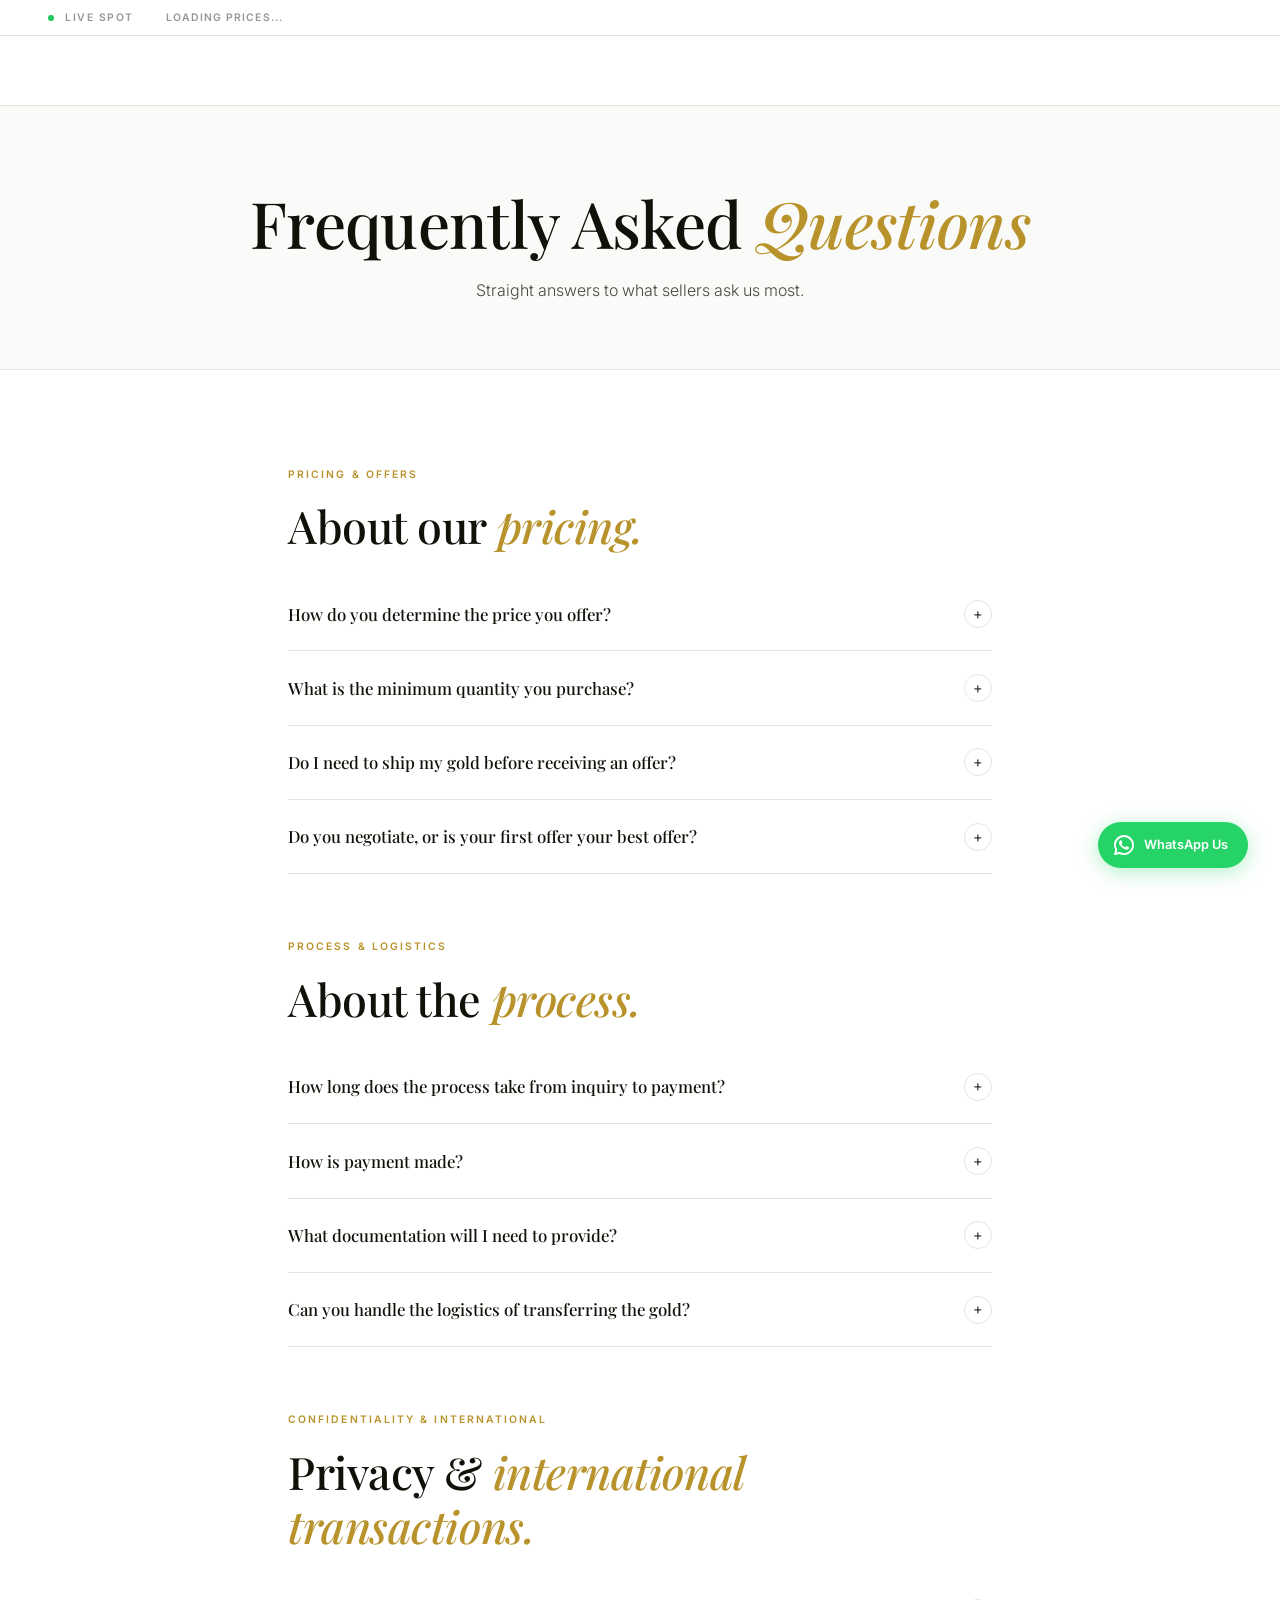
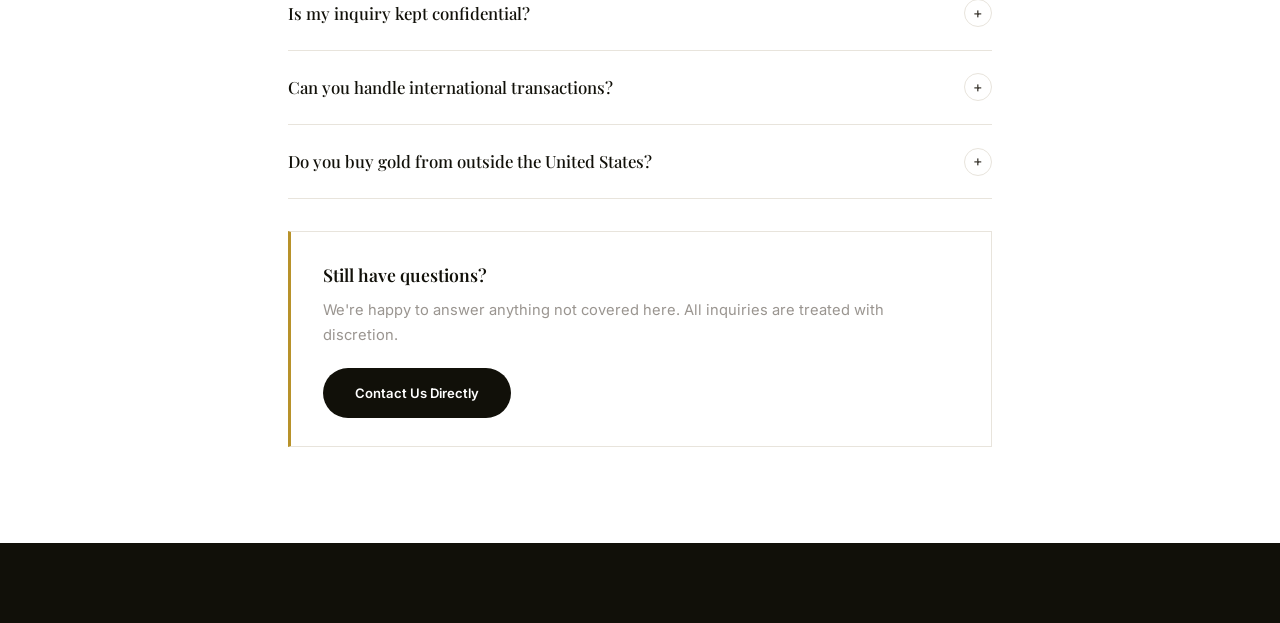
<file: faq.html>
<!DOCTYPE html>
<html lang="en">
<head>
  <meta charset="UTF-8" />
  <meta name="viewport" content="width=device-width, initial-scale=1.0" />

  <!-- Primary SEO -->
  <title>FAQ — Selling Gold | Gold & Silver Traders</title>
  <meta name="description" content="Answers to common questions about selling gold — pricing, minimum quantities, documentation, payment by wire, international transactions, and confidentiality. Gold & Silver Traders." />
  <meta name="keywords" content="sell gold FAQ, gold buyer questions, how much gold to sell, gold wire payment, international gold sale, sell gold confidentially, gold minimum quantity, sell gold documentation required" />
  <link rel="canonical" href="https://www.goldsilvertraders.com/faq.html" />
  <meta name="robots" content="index, follow" />
  <meta name="author" content="Gold & Silver Traders" />

  <!-- Open Graph (Facebook / LinkedIn sharing) -->
  <meta property="og:type" content="website" />
  <meta property="og:title" content="Frequently Asked Questions | Gold & Silver Traders" />
  <meta property="og:description" content="Answers about pricing, minimums, payment, international sales, and confidentiality when selling gold to Gold & Silver Traders." />
  <meta property="og:url" content="https://www.goldsilvertraders.com/faq.html" />
  <meta property="og:site_name" content="Gold & Silver Traders" />

  <!-- Twitter Card -->
  <meta name="twitter:card" content="summary" />
  <meta name="twitter:title" content="Frequently Asked Questions | Gold & Silver Traders" />
  <meta name="twitter:description" content="Answers about pricing, minimums, payment, international sales, and confidentiality when selling gold to Gold & Silver Traders." />

  <!-- Structured Data (Schema.org) -->
  <script type="application/ld+json">
  {
      "@context": "https://schema.org",
      "@type": "FAQPage",
      "mainEntity": [
        { "@type": "Question", "name": "How do you determine the price you offer?", "acceptedAnswer": { "@type": "Answer", "text": "Our offers are anchored to the LBMA spot price, adjusted for form, purity, and condition." } },
        { "@type": "Question", "name": "What is the minimum quantity you purchase?", "acceptedAnswer": { "@type": "Answer", "text": "We focus on bulk transactions. Sellers with 10 or more troy ounces receive our full attention." } },
        { "@type": "Question", "name": "Can you handle international transactions?", "acceptedAnswer": { "@type": "Answer", "text": "Yes. We facilitate cross-border gold transactions in compliance with applicable regulations." } },
        { "@type": "Question", "name": "How is payment made?", "acceptedAnswer": { "@type": "Answer", "text": "Payment is made via secure wire transfer upon completion of the transaction." } }
      ]
    }
  </script>

  <link rel="stylesheet" href="style.css" />
  <!-- Google tag (gtag.js) -->
  <script async src="https://www.googletagmanager.com/gtag/js?id=G-3B2HX35TWG"></script>
  <script>
    window.dataLayer = window.dataLayer || [];
    function gtag(){dataLayer.push(arguments);}
    gtag("js", new Date());
    gtag("config", "G-3B2HX35TWG");
  </script>
</head>
<body>

    <!-- TICKER -->
  <div class="ticker-bar">
    <span class="ticker-label"><span class="ticker-dot"></span> Live Spot</span>
    <div class="ticker-items" id="metals-ticker">
      <div class="ticker-item"><span class="ticker-metal" style="color:var(--muted)">Loading prices...</span></div>
    </div>
  </div>

<nav id="site-nav"></nav>

  <div class="page-hero">
    <h1>Frequently Asked <em>Questions</em></h1>
    <p>Straight answers to what sellers ask us most.</p>
  </div>

  <div class="section-light">
    <div class="section-inner" style="max-width: 800px;">

      <p class="section-label">Pricing & Offers</p>
      <h2>About our <em>pricing.</em></h2>

      <div class="faq-list" style="margin-top: 1.5rem; margin-bottom: 4rem;">

        <div class="faq-item">
          <div class="faq-q">How do you determine the price you offer?
            <span class="faq-icon">+</span>
          </div>
          <div class="faq-a">Our offers are anchored to the LBMA (London Bullion Market Association) spot price at the time of the transaction, adjusted for the form, purity, and condition of your gold. We are fully transparent about the calculation — you'll see exactly how the offer is derived before you make any decision.</div>
        </div>

        <div class="faq-item">
          <div class="faq-q">What is the minimum quantity you purchase?
            <span class="faq-icon">+</span>
          </div>
          <div class="faq-a">We focus on bulk transactions, but we evaluate each inquiry individually. As a general guideline, sellers with 10 or more troy ounces of gold will receive our full attention. For very large holdings — kilograms and above — we have dedicated processes in place. If you're unsure, reach out and we'll let you know honestly.</div>
        </div>

        <div class="faq-item">
          <div class="faq-q">Do I need to ship my gold before receiving an offer?
            <span class="faq-icon">+</span>
          </div>
          <div class="faq-a">No. We provide preliminary offers based on your description and supporting documentation before any gold changes hands. Physical verification, if required, is coordinated only after terms are agreed upon in principle and documented in writing.</div>
        </div>

        <div class="faq-item">
          <div class="faq-q">Do you negotiate, or is your first offer your best offer?
            <span class="faq-icon">+</span>
          </div>
          <div class="faq-a">Our offers are priced fairly from the start — anchored to live spot with transparent adjustments. We're not a pawn shop that starts low expecting to negotiate up. That said, we're always open to conversation, particularly for very large transactions where deal structure can affect pricing.</div>
        </div>

      </div>

      <p class="section-label">Process & Logistics</p>
      <h2>About the <em>process.</em></h2>

      <div class="faq-list" style="margin-top: 1.5rem; margin-bottom: 4rem;">

        <div class="faq-item">
          <div class="faq-q">How long does the process take from inquiry to payment?
            <span class="faq-icon">+</span>
          </div>
          <div class="faq-a">For straightforward transactions with clear documentation, the process from initial inquiry to written offer typically takes two to five business days. Settlement and payment following acceptance varies based on logistics, but we work to move as quickly as the transaction allows.</div>
        </div>

        <div class="faq-item">
          <div class="faq-q">How is payment made?
            <span class="faq-icon">+</span>
          </div>
          <div class="faq-a">Payment is made via secure wire transfer upon completion of the transaction. All terms — including payment method, amount, and timing — are agreed upon in writing before any transfer of gold takes place. We do not pay in cash for large transactions.</div>
        </div>

        <div class="faq-item">
          <div class="faq-q">What documentation will I need to provide?
            <span class="faq-icon">+</span>
          </div>
          <div class="faq-a">Requirements vary by transaction size and origin of the gold. At minimum, standard government-issued identification and proof of ownership are required. For estate or trust holdings, we'll need relevant legal documentation. We'll walk you through any requirements during our initial consultation — nothing will catch you off guard.</div>
        </div>

        <div class="faq-item">
          <div class="faq-q">Can you handle the logistics of transferring the gold?
            <span class="faq-icon">+</span>
          </div>
          <div class="faq-a">Yes. For larger transactions we coordinate secure transport through vetted logistics partners. The specifics — including insurance coverage, chain of custody documentation, and scheduling — are agreed upon in advance and documented as part of the transaction agreement.</div>
        </div>

      </div>

      <p class="section-label">Confidentiality & International</p>
      <h2>Privacy &amp; <em>international transactions.</em></h2>

      <div class="faq-list" style="margin-top: 1.5rem; margin-bottom: 2rem;">

        <div class="faq-item">
          <div class="faq-q">Is my inquiry kept confidential?
            <span class="faq-icon">+</span>
          </div>
          <div class="faq-a">Absolutely. All inquiries, communications, and transaction details are held in strict confidence. We never share seller information — including your identity, the nature of your holdings, or any transaction terms — with third parties without your explicit written consent.</div>
        </div>

        <div class="faq-item">
          <div class="faq-q">Can you handle international transactions?
            <span class="faq-icon">+</span>
          </div>
          <div class="faq-a">Yes. We have experience facilitating cross-border gold transactions in compliance with applicable export, import, and anti-money laundering regulations. International sellers are welcome to reach out. We'll discuss the specifics of your jurisdiction and holdings directly, and we'll be upfront about any compliance requirements that apply.</div>
        </div>

        <div class="faq-item">
          <div class="faq-q">Do you buy gold from outside the United States?
            <span class="faq-icon">+</span>
          </div>
          <div class="faq-a">Yes. We work with sellers internationally and have the experience to navigate cross-border gold transactions compliantly. The origin of the gold — whether from Africa, Southeast Asia, South America, or elsewhere — is not itself a barrier, though provenance documentation is required for all international transactions.</div>
        </div>

      </div>

      <div style="background: var(--bg-section); border: 1px solid var(--border); border-left: 3px solid var(--gold); padding: 1.75rem 2rem; margin-top: 1rem;">
        <p style="font-family: 'Playfair Display', serif; font-size: 1.1rem; color: var(--ink); font-weight: 600; margin-bottom: 0.5rem;">Still have questions?</p>
        <p style="font-size: 0.92rem; color: var(--muted); margin-bottom: 1.25rem;">We're happy to answer anything not covered here. All inquiries are treated with discretion.</p>
        <a href="contact.html" class="btn-primary">Contact Us Directly</a>
      </div>

    </div>
  </div>

  <footer id="site-footer"></footer>

  <script src="shared.js"></script>
  <script>renderTicker(); renderNav('faq'); renderFooter(); initFaq();</script>
  <!-- WhatsApp Float -->
  <a href="https://wa.me/14252691221" class="wa-float" target="_blank" rel="noopener" aria-label="Chat on WhatsApp">
    <svg xmlns="http://www.w3.org/2000/svg" viewBox="0 0 24 24" fill="currentColor"><path d="M17.472 14.382c-.297-.149-1.758-.867-2.03-.967-.273-.099-.471-.148-.67.15-.197.297-.767.966-.94 1.164-.173.199-.347.223-.644.075-.297-.15-1.255-.463-2.39-1.475-.883-.788-1.48-1.761-1.653-2.059-.173-.297-.018-.458.13-.606.134-.133.298-.347.446-.52.149-.174.198-.298.298-.497.099-.198.05-.371-.025-.52-.075-.149-.669-1.612-.916-2.207-.242-.579-.487-.5-.669-.51-.173-.008-.371-.01-.57-.01-.198 0-.52.074-.792.372-.272.297-1.04 1.016-1.04 2.479 0 1.462 1.065 2.875 1.213 3.074.149.198 2.096 3.2 5.077 4.487.709.306 1.262.489 1.694.625.712.227 1.36.195 1.871.118.571-.085 1.758-.719 2.006-1.413.248-.694.248-1.289.173-1.413-.074-.124-.272-.198-.57-.347z"/><path d="M12 0C5.373 0 0 5.373 0 12c0 2.115.549 4.1 1.51 5.833L.057 23.215a.75.75 0 00.928.928l5.382-1.453A11.952 11.952 0 0012 24c6.627 0 12-5.373 12-12S18.627 0 12 0zm0 21.75a9.711 9.711 0 01-4.953-1.354l-.355-.211-3.676.993.992-3.588-.232-.37A9.712 9.712 0 012.25 12C2.25 6.615 6.615 2.25 12 2.25S21.75 6.615 21.75 12 17.385 21.75 12 21.75z"/></svg>
    <span>WhatsApp Us</span>
  </a>
</body>
</html>
</file>
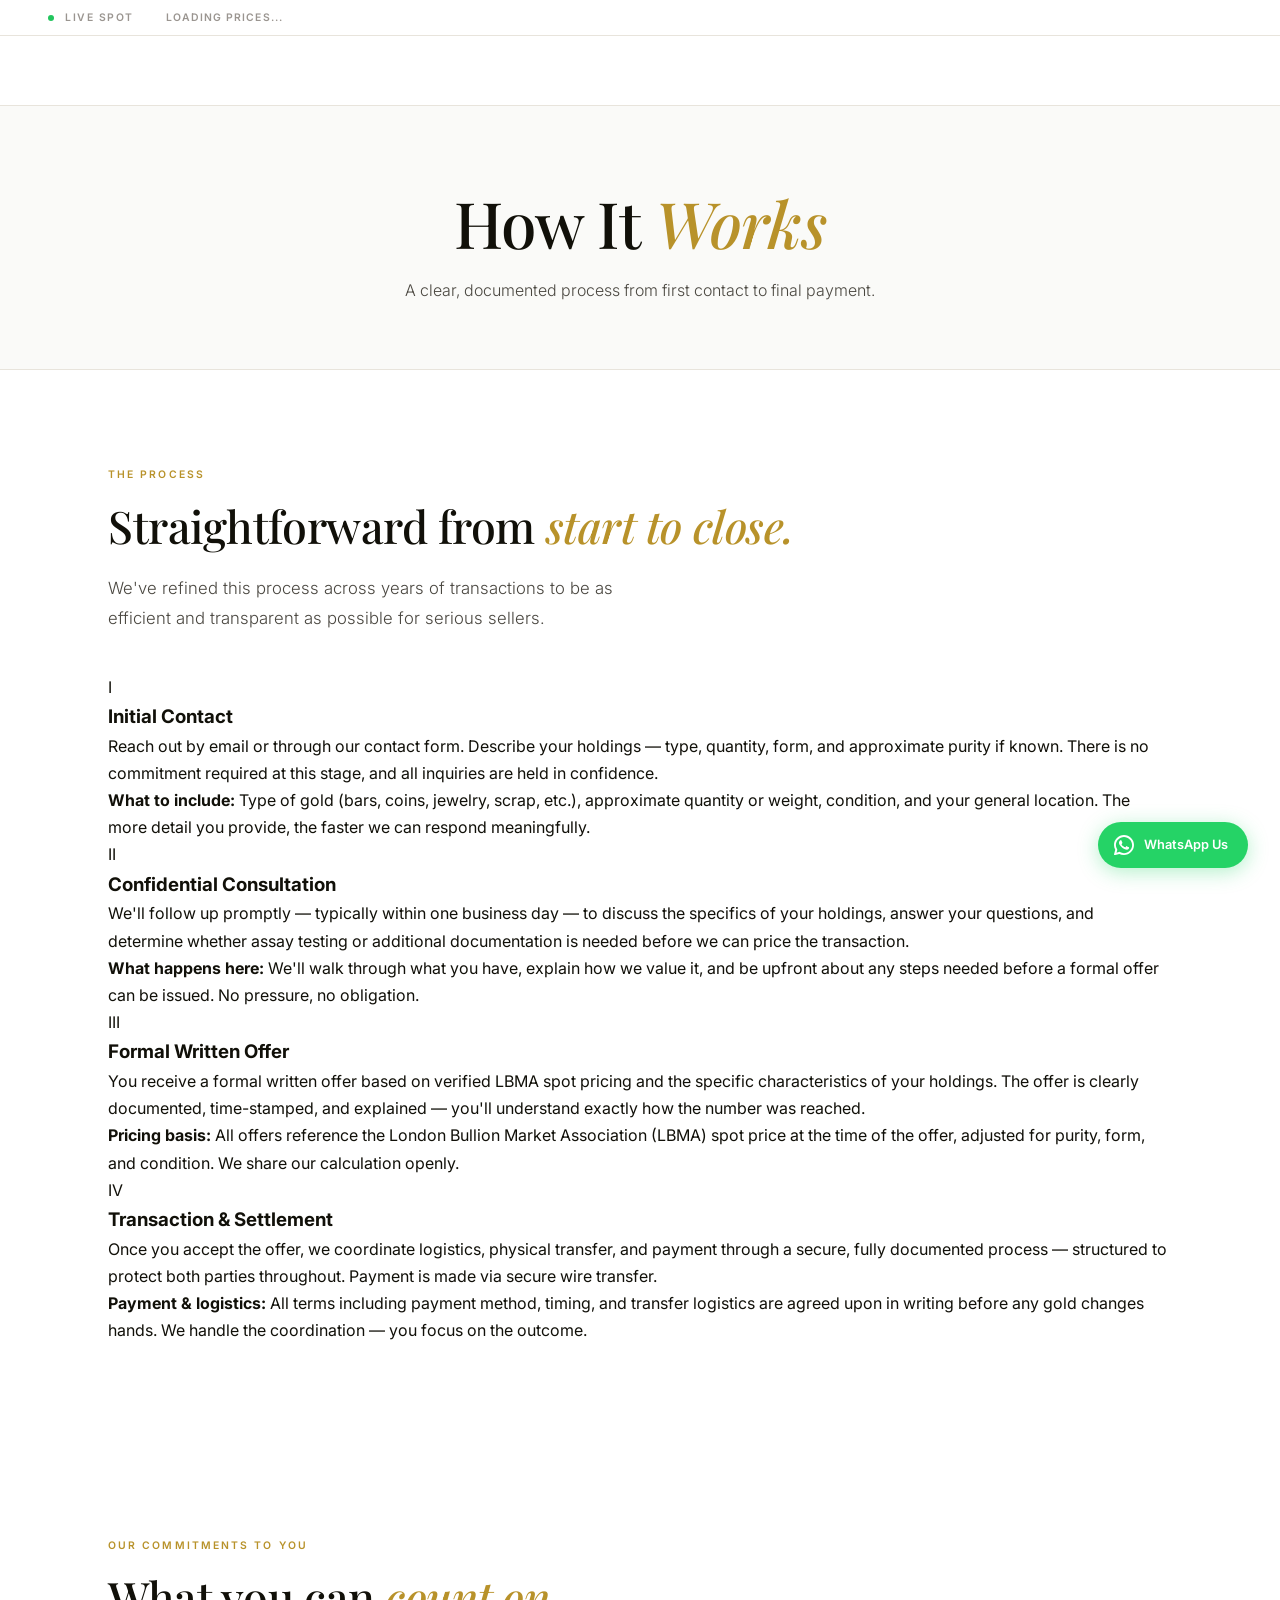
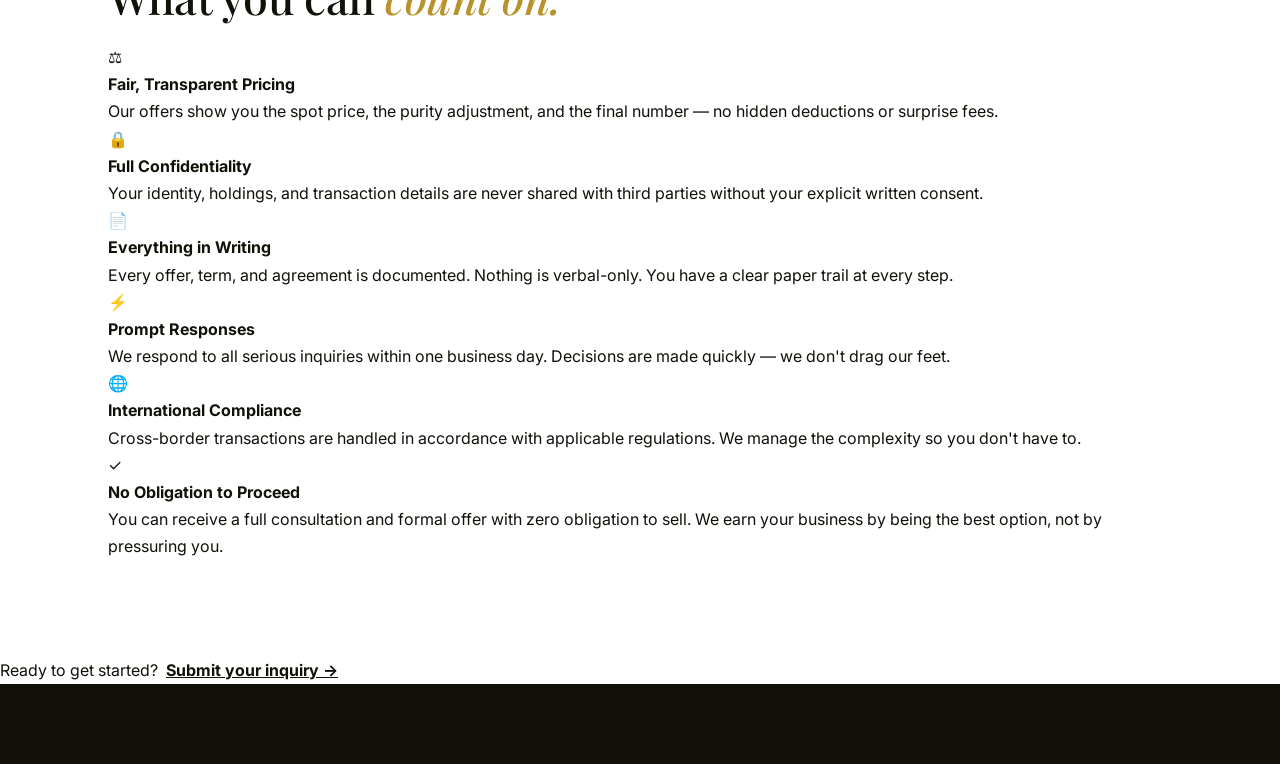
<file: how-it-works.html>
<!DOCTYPE html>
<html lang="en">
<head>
  <meta charset="UTF-8" />
  <meta name="viewport" content="width=device-width, initial-scale=1.0" />

  <!-- Primary SEO -->
  <title>How to Sell Gold to Us | Our Gold Buying Process | Gold & Silver Traders</title>
  <meta name="description" content="Learn how to sell your gold to Gold & Silver Traders. Four simple steps: contact us, confidential consultation, formal written offer, secure payment by wire transfer. No obligation." />
  <meta name="keywords" content="how to sell gold, sell gold process, gold buying process, get offer for gold, sell gold wire transfer, confidential gold sale, sell gold no obligation, gold buyer process, how to sell bulk gold" />
  <link rel="canonical" href="https://www.goldsilvertraders.com/how-it-works.html" />
  <meta name="robots" content="index, follow" />
  <meta name="author" content="Gold & Silver Traders" />

  <!-- Open Graph (Facebook / LinkedIn sharing) -->
  <meta property="og:type" content="website" />
  <meta property="og:title" content="How to Sell Your Gold | Gold & Silver Traders" />
  <meta property="og:description" content="Four clear steps from first contact to payment. Transparent pricing, everything in writing, no pressure. Learn how our gold buying process works." />
  <meta property="og:url" content="https://www.goldsilvertraders.com/how-it-works.html" />
  <meta property="og:site_name" content="Gold & Silver Traders" />

  <!-- Twitter Card -->
  <meta name="twitter:card" content="summary" />
  <meta name="twitter:title" content="How to Sell Your Gold | Gold & Silver Traders" />
  <meta name="twitter:description" content="Four clear steps from first contact to payment. Transparent pricing, everything in writing, no pressure. Learn how our gold buying process works." />

  <!-- Structured Data (Schema.org) -->
  <script type="application/ld+json">
  {
      "@context": "https://schema.org",
      "@type": "HowTo",
      "name": "How to Sell Gold to Gold & Silver Traders",
      "description": "A four-step process for selling large quantities of gold confidentially and securely.",
      "step": [
        { "@type": "HowToStep", "name": "Initial Contact", "text": "Reach out by email or inquiry form describing your gold holdings." },
        { "@type": "HowToStep", "name": "Confidential Consultation", "text": "We discuss your holdings and determine if assay or documentation is needed." },
        { "@type": "HowToStep", "name": "Formal Written Offer", "text": "Receive a documented offer based on LBMA spot price." },
        { "@type": "HowToStep", "name": "Transaction & Settlement", "text": "Secure transfer and wire payment upon agreement." }
      ]
    }
  </script>

  <link rel="stylesheet" href="style.css" />
  <!-- Google tag (gtag.js) -->
  <script async src="https://www.googletagmanager.com/gtag/js?id=G-3B2HX35TWG"></script>
  <script>
    window.dataLayer = window.dataLayer || [];
    function gtag(){dataLayer.push(arguments);}
    gtag("js", new Date());
    gtag("config", "G-3B2HX35TWG");
  </script>
</head>
<body>

    <!-- TICKER -->
  <div class="ticker-bar">
    <span class="ticker-label"><span class="ticker-dot"></span> Live Spot</span>
    <div class="ticker-items" id="metals-ticker">
      <div class="ticker-item"><span class="ticker-metal" style="color:var(--muted)">Loading prices...</span></div>
    </div>
  </div>

<nav id="site-nav"></nav>

  <div class="page-hero">
    <h1>How It <em>Works</em></h1>
    <p>A clear, documented process from first contact to final payment.</p>
  </div>

  <!-- PROCESS -->
  <div class="section-light">
    <div class="section-inner">
      <p class="section-label">The Process</p>
      <h2>Straightforward from <em>start to close.</em></h2>
      <p class="section-lead">We've refined this process across years of transactions to be as efficient and transparent as possible for serious sellers.</p>

      <div style="margin-top: 1rem;">

        <div class="process-step">
          <div class="step-num-box">I</div>
          <div class="step-content">
            <h3>Initial Contact</h3>
            <p>Reach out by email or through our contact form. Describe your holdings — type, quantity, form, and approximate purity if known. There is no commitment required at this stage, and all inquiries are held in confidence.</p>
            <div class="step-detail">
              <strong>What to include:</strong> Type of gold (bars, coins, jewelry, scrap, etc.), approximate quantity or weight, condition, and your general location. The more detail you provide, the faster we can respond meaningfully.
            </div>
          </div>
        </div>

        <div class="process-step">
          <div class="step-num-box">II</div>
          <div class="step-content">
            <h3>Confidential Consultation</h3>
            <p>We'll follow up promptly — typically within one business day — to discuss the specifics of your holdings, answer your questions, and determine whether assay testing or additional documentation is needed before we can price the transaction.</p>
            <div class="step-detail">
              <strong>What happens here:</strong> We'll walk through what you have, explain how we value it, and be upfront about any steps needed before a formal offer can be issued. No pressure, no obligation.
            </div>
          </div>
        </div>

        <div class="process-step">
          <div class="step-num-box">III</div>
          <div class="step-content">
            <h3>Formal Written Offer</h3>
            <p>You receive a formal written offer based on verified LBMA spot pricing and the specific characteristics of your holdings. The offer is clearly documented, time-stamped, and explained — you'll understand exactly how the number was reached.</p>
            <div class="step-detail">
              <strong>Pricing basis:</strong> All offers reference the London Bullion Market Association (LBMA) spot price at the time of the offer, adjusted for purity, form, and condition. We share our calculation openly.
            </div>
          </div>
        </div>

        <div class="process-step">
          <div class="step-num-box">IV</div>
          <div class="step-content">
            <h3>Transaction & Settlement</h3>
            <p>Once you accept the offer, we coordinate logistics, physical transfer, and payment through a secure, fully documented process — structured to protect both parties throughout. Payment is made via secure wire transfer.</p>
            <div class="step-detail">
              <strong>Payment & logistics:</strong> All terms including payment method, timing, and transfer logistics are agreed upon in writing before any gold changes hands. We handle the coordination — you focus on the outcome.
            </div>
          </div>
        </div>

      </div>
    </div>
  </div>

  <!-- OUR COMMITMENTS -->
  <div class="section-tinted">
    <div class="section-inner">
      <p class="section-label">Our Commitments to You</p>
      <h2>What you can <em>count on.</em></h2>

      <div class="promise-grid">
        <div class="promise-item">
          <div class="promise-icon">⚖</div>
          <h4>Fair, Transparent Pricing</h4>
          <p>Our offers show you the spot price, the purity adjustment, and the final number — no hidden deductions or surprise fees.</p>
        </div>
        <div class="promise-item">
          <div class="promise-icon">🔒</div>
          <h4>Full Confidentiality</h4>
          <p>Your identity, holdings, and transaction details are never shared with third parties without your explicit written consent.</p>
        </div>
        <div class="promise-item">
          <div class="promise-icon">📄</div>
          <h4>Everything in Writing</h4>
          <p>Every offer, term, and agreement is documented. Nothing is verbal-only. You have a clear paper trail at every step.</p>
        </div>
        <div class="promise-item">
          <div class="promise-icon">⚡</div>
          <h4>Prompt Responses</h4>
          <p>We respond to all serious inquiries within one business day. Decisions are made quickly — we don't drag our feet.</p>
        </div>
        <div class="promise-item">
          <div class="promise-icon">🌐</div>
          <h4>International Compliance</h4>
          <p>Cross-border transactions are handled in accordance with applicable regulations. We manage the complexity so you don't have to.</p>
        </div>
        <div class="promise-item">
          <div class="promise-icon">✓</div>
          <h4>No Obligation to Proceed</h4>
          <p>You can receive a full consultation and formal offer with zero obligation to sell. We earn your business by being the best option, not by pressuring you.</p>
        </div>
      </div>
    </div>
  </div>

  <!-- CTA -->
  <div class="gold-strip">
    Ready to get started? &nbsp;<a href="contact.html" style="color: var(--ink); font-weight: 700; text-decoration: underline;">Submit your inquiry →</a>
  </div>

  <footer id="site-footer"></footer>

  <script src="shared.js"></script>
  <script>renderTicker(); renderNav('process'); renderFooter();</script>
  <!-- WhatsApp Float -->
  <a href="https://wa.me/14252691221" class="wa-float" target="_blank" rel="noopener" aria-label="Chat on WhatsApp">
    <svg xmlns="http://www.w3.org/2000/svg" viewBox="0 0 24 24" fill="currentColor"><path d="M17.472 14.382c-.297-.149-1.758-.867-2.03-.967-.273-.099-.471-.148-.67.15-.197.297-.767.966-.94 1.164-.173.199-.347.223-.644.075-.297-.15-1.255-.463-2.39-1.475-.883-.788-1.48-1.761-1.653-2.059-.173-.297-.018-.458.13-.606.134-.133.298-.347.446-.52.149-.174.198-.298.298-.497.099-.198.05-.371-.025-.52-.075-.149-.669-1.612-.916-2.207-.242-.579-.487-.5-.669-.51-.173-.008-.371-.01-.57-.01-.198 0-.52.074-.792.372-.272.297-1.04 1.016-1.04 2.479 0 1.462 1.065 2.875 1.213 3.074.149.198 2.096 3.2 5.077 4.487.709.306 1.262.489 1.694.625.712.227 1.36.195 1.871.118.571-.085 1.758-.719 2.006-1.413.248-.694.248-1.289.173-1.413-.074-.124-.272-.198-.57-.347z"/><path d="M12 0C5.373 0 0 5.373 0 12c0 2.115.549 4.1 1.51 5.833L.057 23.215a.75.75 0 00.928.928l5.382-1.453A11.952 11.952 0 0012 24c6.627 0 12-5.373 12-12S18.627 0 12 0zm0 21.75a9.711 9.711 0 01-4.953-1.354l-.355-.211-3.676.993.992-3.588-.232-.37A9.712 9.712 0 012.25 12C2.25 6.615 6.615 2.25 12 2.25S21.75 6.615 21.75 12 17.385 21.75 12 21.75z"/></svg>
    <span>WhatsApp Us</span>
  </a>
</body>
</html>
</file>
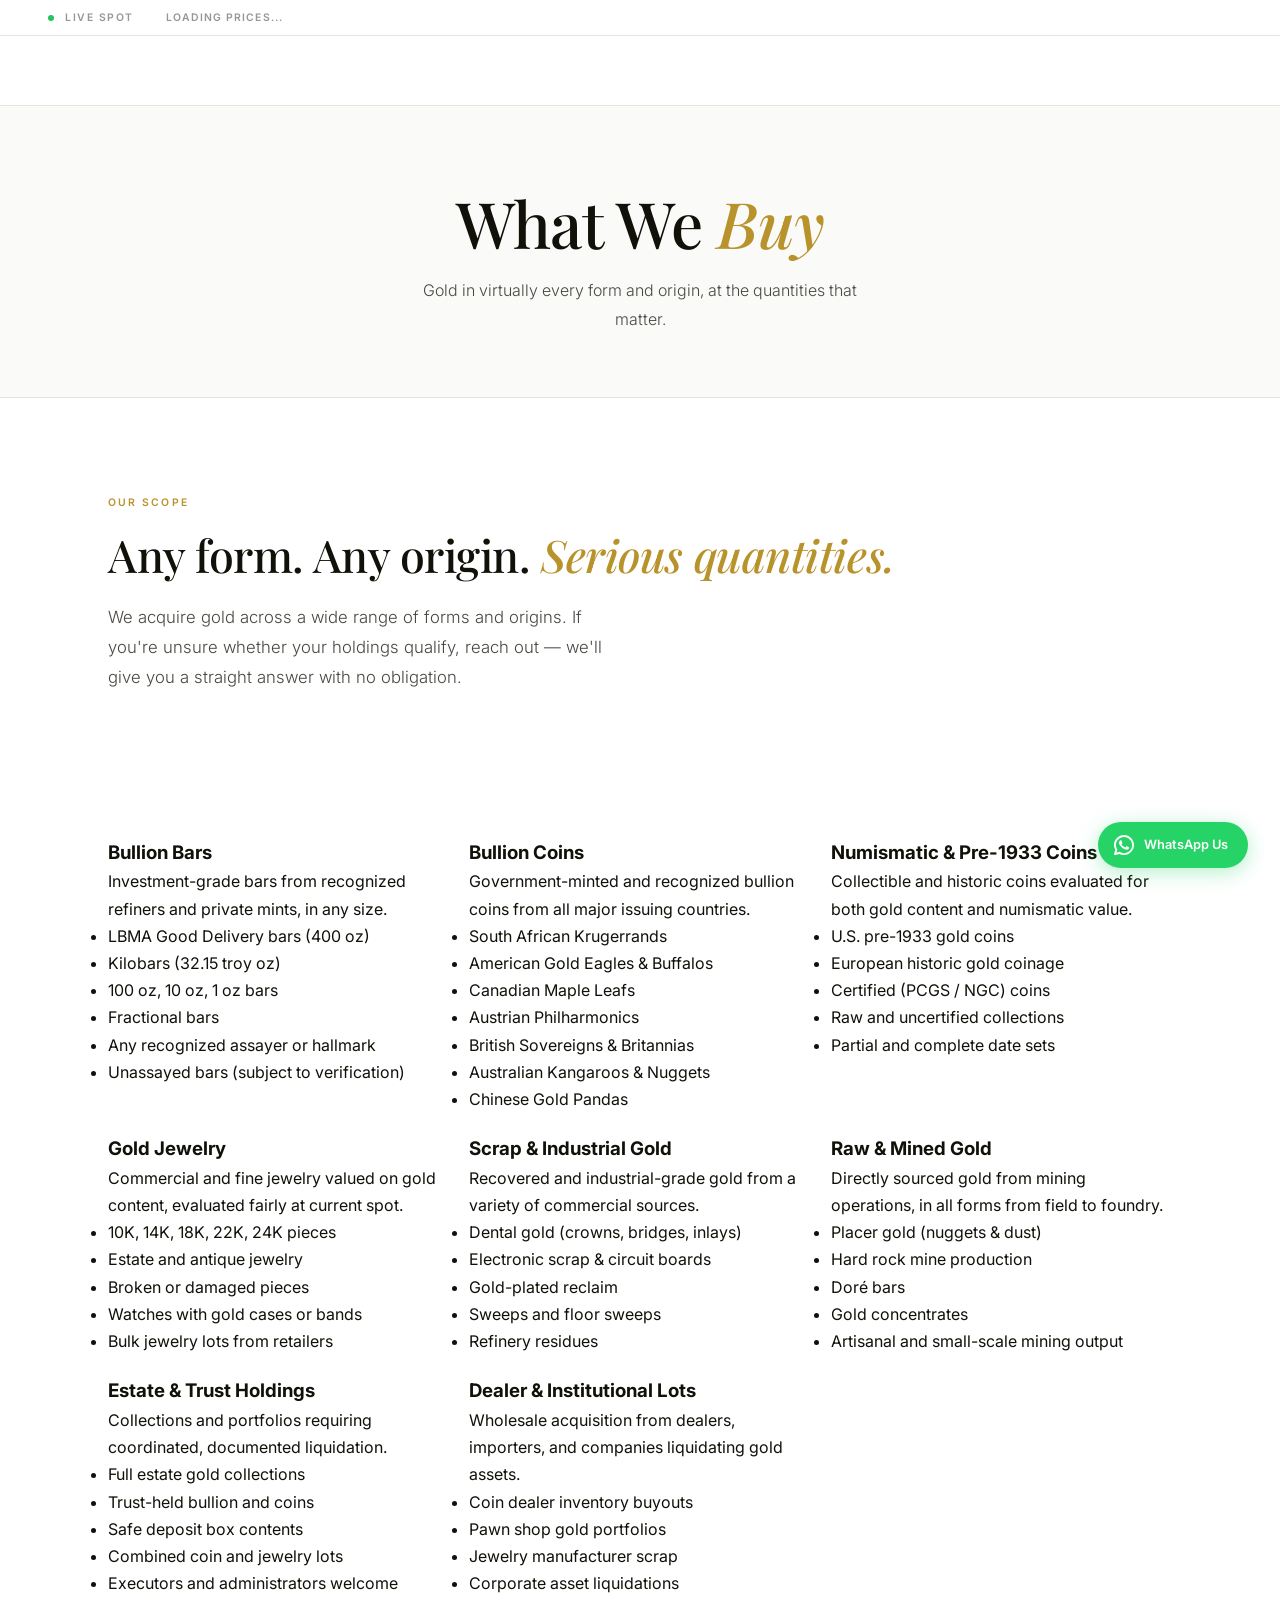
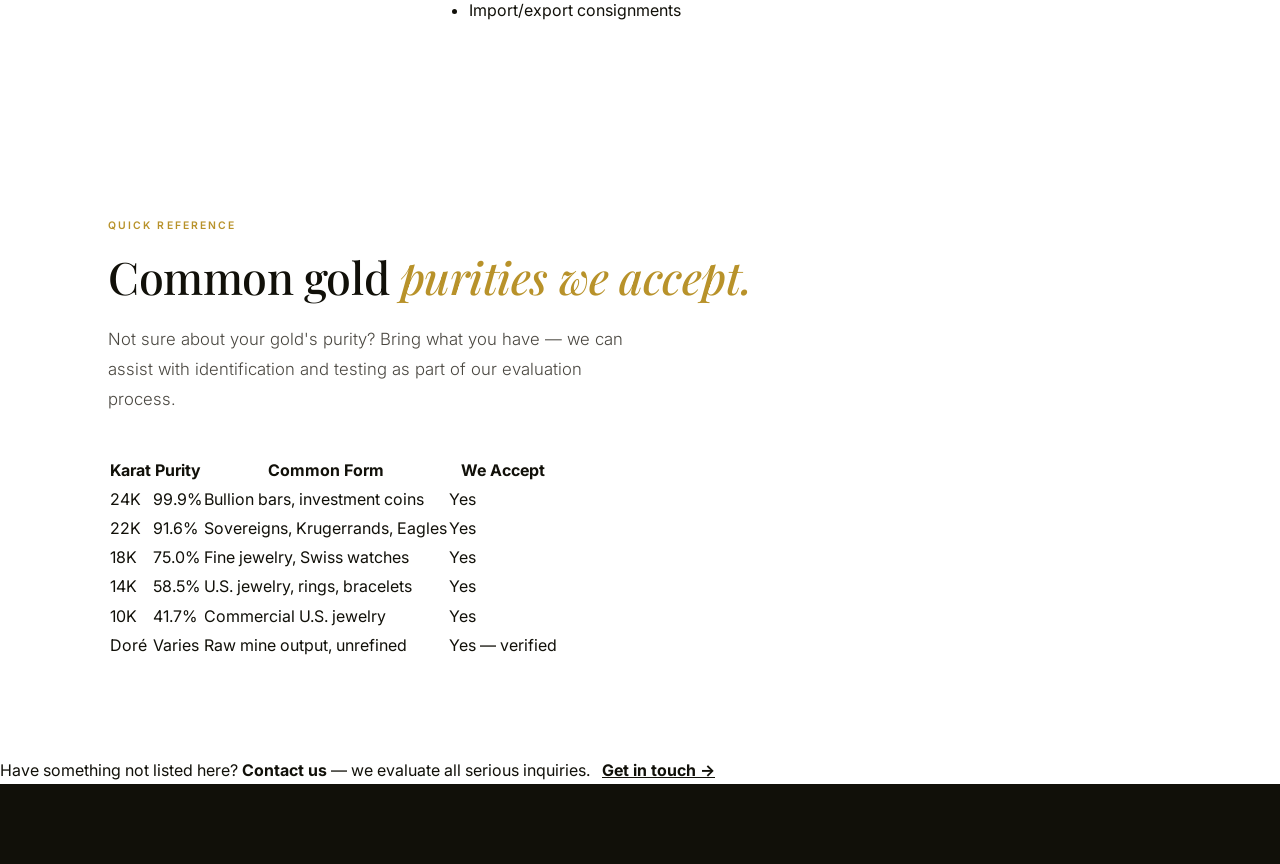
<file: what-we-buy.html>
<!DOCTYPE html>
<html lang="en">
<head>
  <meta charset="UTF-8" />
  <meta name="viewport" content="width=device-width, initial-scale=1.0" />

  <!-- Primary SEO -->
  <title>What We Buy | Gold Bullion, Coins, Scrap & More | Gold & Silver Traders</title>
  <meta name="description" content="We buy gold bullion bars, coins (Krugerrands, Eagles, Maples), jewelry, scrap, doré, placer gold, estate collections, and dealer lots. Any purity, any quantity. International sellers welcome." />
  <meta name="keywords" content="sell gold bullion bars, sell gold coins, sell Krugerrands, sell placer gold, sell gold doré, sell gold estate lot, sell gold jewelry in bulk, sell gold scrap, gold buying company, where to sell large amounts of gold" />
  <link rel="canonical" href="https://www.goldsilvertraders.com/what-we-buy.html" />
  <meta name="robots" content="index, follow" />
  <meta name="author" content="Gold & Silver Traders" />

  <!-- Open Graph (Facebook / LinkedIn sharing) -->
  <meta property="og:type" content="website" />
  <meta property="og:title" content="What We Buy | Gold & Silver Traders" />
  <meta property="og:description" content="Bullion bars, coins, jewelry, scrap, doré, placer gold, estate lots and more. Any form, any quantity. See the full list." />
  <meta property="og:url" content="https://www.goldsilvertraders.com/what-we-buy.html" />
  <meta property="og:site_name" content="Gold & Silver Traders" />

  <!-- Twitter Card -->
  <meta name="twitter:card" content="summary" />
  <meta name="twitter:title" content="What We Buy | Gold & Silver Traders" />
  <meta name="twitter:description" content="Bullion bars, coins, jewelry, scrap, doré, placer gold, estate lots and more. Any form, any quantity. See the full list." />

  <!-- Structured Data (Schema.org) -->
  <script type="application/ld+json">
  {
      "@context": "https://schema.org",
      "@type": "WebPage",
      "name": "What We Buy",
      "description": "Gold & Silver Traders purchases gold in all forms including bullion bars, coins, jewelry, scrap, doré bars, and placer gold from sellers worldwide.",
      "url": "https://www.goldsilvertraders.com/what-we-buy.html",
      "isPartOf": { "@type": "WebSite", "url": "https://www.goldsilvertraders.com" }
    }
  </script>

  <link rel="stylesheet" href="style.css" />
  <!-- Google tag (gtag.js) -->
  <script async src="https://www.googletagmanager.com/gtag/js?id=G-3B2HX35TWG"></script>
  <script>
    window.dataLayer = window.dataLayer || [];
    function gtag(){dataLayer.push(arguments);}
    gtag("js", new Date());
    gtag("config", "G-3B2HX35TWG");
  </script>
</head>
<body>

    <!-- TICKER -->
  <div class="ticker-bar">
    <span class="ticker-label"><span class="ticker-dot"></span> Live Spot</span>
    <div class="ticker-items" id="metals-ticker">
      <div class="ticker-item"><span class="ticker-metal" style="color:var(--muted)">Loading prices...</span></div>
    </div>
  </div>

<nav id="site-nav"></nav>

  <!-- PAGE HERO -->
  <div class="page-hero">
    <h1>What We <em>Buy</em></h1>
    <p>Gold in virtually every form and origin, at the quantities that matter.</p>
  </div>

  <!-- INTRO -->
  <div class="section-light">
    <div class="section-inner" style="padding-bottom: 2rem;">
      <p class="section-label">Our Scope</p>
      <h2>Any form. Any origin. <em>Serious quantities.</em></h2>
      <p class="section-lead">We acquire gold across a wide range of forms and origins. If you're unsure whether your holdings qualify, reach out — we'll give you a straight answer with no obligation.</p>
    </div>
  </div>

  <!-- CATEGORIES GRID -->
  <div class="section-tinted">
    <div class="section-inner" style="padding-top: 2rem;">
      <div class="card-grid" style="grid-template-columns: repeat(auto-fit, minmax(280px, 1fr));">

        <div class="buy-category">
          <h3>Bullion Bars</h3>
          <p class="cat-desc">Investment-grade bars from recognized refiners and private mints, in any size.</p>
          <ul class="buy-items">
            <li>LBMA Good Delivery bars (400 oz)</li>
            <li>Kilobars (32.15 troy oz)</li>
            <li>100 oz, 10 oz, 1 oz bars</li>
            <li>Fractional bars</li>
            <li>Any recognized assayer or hallmark</li>
            <li>Unassayed bars (subject to verification)</li>
          </ul>
        </div>

        <div class="buy-category">
          <h3>Bullion Coins</h3>
          <p class="cat-desc">Government-minted and recognized bullion coins from all major issuing countries.</p>
          <ul class="buy-items">
            <li>South African Krugerrands</li>
            <li>American Gold Eagles & Buffalos</li>
            <li>Canadian Maple Leafs</li>
            <li>Austrian Philharmonics</li>
            <li>British Sovereigns & Britannias</li>
            <li>Australian Kangaroos & Nuggets</li>
            <li>Chinese Gold Pandas</li>
          </ul>
        </div>

        <div class="buy-category">
          <h3>Numismatic & Pre-1933 Coins</h3>
          <p class="cat-desc">Collectible and historic coins evaluated for both gold content and numismatic value.</p>
          <ul class="buy-items">
            <li>U.S. pre-1933 gold coins</li>
            <li>European historic gold coinage</li>
            <li>Certified (PCGS / NGC) coins</li>
            <li>Raw and uncertified collections</li>
            <li>Partial and complete date sets</li>
          </ul>
        </div>

        <div class="buy-category">
          <h3>Gold Jewelry</h3>
          <p class="cat-desc">Commercial and fine jewelry valued on gold content, evaluated fairly at current spot.</p>
          <ul class="buy-items">
            <li>10K, 14K, 18K, 22K, 24K pieces</li>
            <li>Estate and antique jewelry</li>
            <li>Broken or damaged pieces</li>
            <li>Watches with gold cases or bands</li>
            <li>Bulk jewelry lots from retailers</li>
          </ul>
        </div>

        <div class="buy-category">
          <h3>Scrap & Industrial Gold</h3>
          <p class="cat-desc">Recovered and industrial-grade gold from a variety of commercial sources.</p>
          <ul class="buy-items">
            <li>Dental gold (crowns, bridges, inlays)</li>
            <li>Electronic scrap & circuit boards</li>
            <li>Gold-plated reclaim</li>
            <li>Sweeps and floor sweeps</li>
            <li>Refinery residues</li>
          </ul>
        </div>

        <div class="buy-category">
          <h3>Raw & Mined Gold</h3>
          <p class="cat-desc">Directly sourced gold from mining operations, in all forms from field to foundry.</p>
          <ul class="buy-items">
            <li>Placer gold (nuggets & dust)</li>
            <li>Hard rock mine production</li>
            <li>Doré bars</li>
            <li>Gold concentrates</li>
            <li>Artisanal and small-scale mining output</li>
          </ul>
        </div>

        <div class="buy-category">
          <h3>Estate & Trust Holdings</h3>
          <p class="cat-desc">Collections and portfolios requiring coordinated, documented liquidation.</p>
          <ul class="buy-items">
            <li>Full estate gold collections</li>
            <li>Trust-held bullion and coins</li>
            <li>Safe deposit box contents</li>
            <li>Combined coin and jewelry lots</li>
            <li>Executors and administrators welcome</li>
          </ul>
        </div>

        <div class="buy-category">
          <h3>Dealer & Institutional Lots</h3>
          <p class="cat-desc">Wholesale acquisition from dealers, importers, and companies liquidating gold assets.</p>
          <ul class="buy-items">
            <li>Coin dealer inventory buyouts</li>
            <li>Pawn shop gold portfolios</li>
            <li>Jewelry manufacturer scrap</li>
            <li>Corporate asset liquidations</li>
            <li>Import/export consignments</li>
          </ul>
        </div>

      </div>
    </div>
  </div>

  <!-- PURITY REFERENCE -->
  <div class="section-light">
    <div class="section-inner">
      <p class="section-label">Quick Reference</p>
      <h2>Common gold <em>purities we accept.</em></h2>
      <p class="section-lead">Not sure about your gold's purity? Bring what you have — we can assist with identification and testing as part of our evaluation process.</p>

      <table class="purity-table">
        <thead>
          <tr>
            <th>Karat</th>
            <th>Purity</th>
            <th>Common Form</th>
            <th>We Accept</th>
          </tr>
        </thead>
        <tbody>
          <tr><td>24K</td><td>99.9%</td><td>Bullion bars, investment coins</td><td>Yes</td></tr>
          <tr><td>22K</td><td>91.6%</td><td>Sovereigns, Krugerrands, Eagles</td><td>Yes</td></tr>
          <tr><td>18K</td><td>75.0%</td><td>Fine jewelry, Swiss watches</td><td>Yes</td></tr>
          <tr><td>14K</td><td>58.5%</td><td>U.S. jewelry, rings, bracelets</td><td>Yes</td></tr>
          <tr><td>10K</td><td>41.7%</td><td>Commercial U.S. jewelry</td><td>Yes</td></tr>
          <tr><td>Doré</td><td>Varies</td><td>Raw mine output, unrefined</td><td>Yes — verified</td></tr>
        </tbody>
      </table>
    </div>
  </div>

  <!-- CTA STRIP -->
  <div class="gold-strip">
    Have something not listed here? <strong>Contact us</strong> — we evaluate all serious inquiries.
    &nbsp;&nbsp;<a href="contact.html" style="color: var(--ink); font-weight: 700; text-decoration: underline;">Get in touch →</a>
  </div>

  <footer id="site-footer"></footer>

  <script src="shared.js"></script>
  <script>renderTicker(); renderNav('buy'); renderFooter();</script>
  <!-- WhatsApp Float -->
  <a href="https://wa.me/14252691221" class="wa-float" target="_blank" rel="noopener" aria-label="Chat on WhatsApp">
    <svg xmlns="http://www.w3.org/2000/svg" viewBox="0 0 24 24" fill="currentColor"><path d="M17.472 14.382c-.297-.149-1.758-.867-2.03-.967-.273-.099-.471-.148-.67.15-.197.297-.767.966-.94 1.164-.173.199-.347.223-.644.075-.297-.15-1.255-.463-2.39-1.475-.883-.788-1.48-1.761-1.653-2.059-.173-.297-.018-.458.13-.606.134-.133.298-.347.446-.52.149-.174.198-.298.298-.497.099-.198.05-.371-.025-.52-.075-.149-.669-1.612-.916-2.207-.242-.579-.487-.5-.669-.51-.173-.008-.371-.01-.57-.01-.198 0-.52.074-.792.372-.272.297-1.04 1.016-1.04 2.479 0 1.462 1.065 2.875 1.213 3.074.149.198 2.096 3.2 5.077 4.487.709.306 1.262.489 1.694.625.712.227 1.36.195 1.871.118.571-.085 1.758-.719 2.006-1.413.248-.694.248-1.289.173-1.413-.074-.124-.272-.198-.57-.347z"/><path d="M12 0C5.373 0 0 5.373 0 12c0 2.115.549 4.1 1.51 5.833L.057 23.215a.75.75 0 00.928.928l5.382-1.453A11.952 11.952 0 0012 24c6.627 0 12-5.373 12-12S18.627 0 12 0zm0 21.75a9.711 9.711 0 01-4.953-1.354l-.355-.211-3.676.993.992-3.588-.232-.37A9.712 9.712 0 012.25 12C2.25 6.615 6.615 2.25 12 2.25S21.75 6.615 21.75 12 17.385 21.75 12 21.75z"/></svg>
    <span>WhatsApp Us</span>
  </a>
</body>
</html>
</file>
<file: style.css>
@import url('https://fonts.googleapis.com/css2?family=Playfair+Display:ital,wght@0,400;0,500;0,700;1,400;1,500&family=Inter:wght@300;400;500;600&display=swap');

:root {
  --gold:       #B8922A;
  --gold-light: #D4A940;
  --gold-pale:  #F9F4EA;
  --white:      #FFFFFF;
  --bg:         #FAFAF8;
  --ink:        #111009;
  --text:       #4A4740;
  --muted:      #9A9590;
  --border:     #E8E4DC;
  --radius:     50px;
}

*, *::before, *::after { box-sizing: border-box; margin: 0; padding: 0; }
html { scroll-behavior: smooth; }

body {
  background: var(--white);
  color: var(--ink);
  font-family: 'Inter', sans-serif;
  font-size: 16px;
  line-height: 1.7;
  overflow-x: hidden;
}

/* ── TICKER ── */
.ticker-bar {
  background: var(--white);
  border-bottom: 1px solid var(--border);
  padding: 0.55rem 3rem;
  display: flex;
  align-items: center;
  gap: 2rem;
  flex-wrap: wrap;
}
.ticker-dot {
  width: 6px; height: 6px;
  border-radius: 50%;
  background: #22C55E;
  display: inline-block;
  margin-right: 0.4rem;
  animation: pulse 2s infinite;
}
@keyframes pulse { 0%,100%{opacity:1} 50%{opacity:0.3} }

.ticker-label {
  font-size: 0.65rem;
  font-weight: 600;
  letter-spacing: 0.15em;
  text-transform: uppercase;
  color: var(--muted);
  white-space: nowrap;
  flex-shrink: 0;
}
.ticker-items { display: flex; gap: 2rem; flex-wrap: wrap; }
.ticker-item { display: flex; align-items: center; gap: 0.5rem; white-space: nowrap; }
.ticker-metal { font-size: 0.65rem; font-weight: 600; letter-spacing: 0.1em; text-transform: uppercase; color: var(--muted); }
.ticker-price { font-family: 'Playfair Display', serif; font-size: 0.95rem; font-weight: 500; color: var(--ink); }
.ticker-change { font-size: 0.68rem; font-weight: 500; }
.ticker-change.up { color: #16A34A; }
.ticker-change.down { color: #DC2626; }

/* ── NAV ── */
nav {
  position: sticky;
  top: 0;
  z-index: 900;
  background: rgba(255,255,255,0.96);
  backdrop-filter: blur(12px);
  border-bottom: 1px solid var(--border);
  display: flex;
  justify-content: space-between;
  align-items: center;
  padding: 0 3rem;
  height: 70px;
}

.nav-logo {
  font-family: 'Playfair Display', serif;
  font-size: 1.15rem;
  font-weight: 700;
  color: var(--ink);
  text-decoration: none;
  letter-spacing: 0.01em;
}
.nav-logo span { color: var(--gold); }

.nav-links { display: flex; align-items: center; gap: 0.25rem; list-style: none; }
.nav-links > li { position: relative; }

.nav-links > li > a {
  display: flex;
  align-items: center;
  gap: 0.3rem;
  padding: 0.5rem 0.9rem;
  font-size: 0.82rem;
  font-weight: 500;
  color: var(--text);
  text-decoration: none;
  border-radius: var(--radius);
  transition: background 0.2s, color 0.2s;
  white-space: nowrap;
}
.nav-links > li > a:hover { background: var(--bg); color: var(--ink); }
.nav-links > li > a.active { color: var(--ink); font-weight: 600; }

.chevron { font-size: 0.5rem; transition: transform 0.2s; }
.nav-links > li:hover .chevron { transform: rotate(180deg); }

.dropdown {
  position: absolute;
  top: calc(100% + 8px);
  left: 0;
  background: var(--white);
  border: 1px solid var(--border);
  border-radius: 16px;
  min-width: 200px;
  box-shadow: 0 8px 32px rgba(0,0,0,0.1);
  opacity: 0;
  pointer-events: none;
  transform: translateY(4px);
  transition: opacity 0.2s, transform 0.2s;
  overflow: hidden;
  padding: 0.4rem;
}
.nav-links > li:hover .dropdown { opacity: 1; pointer-events: all; transform: translateY(0); }

.dropdown a {
  display: block;
  padding: 0.65rem 1rem;
  font-size: 0.82rem;
  font-weight: 500;
  color: var(--text);
  text-decoration: none;
  border-radius: 10px;
  transition: background 0.15s, color 0.15s;
}
.dropdown a:hover { background: var(--bg); color: var(--ink); }

/* CTA button in nav */
.nav-cta {
  margin-left: 0.5rem;
  padding: 0.6rem 1.4rem !important;
  background: var(--ink) !important;
  color: var(--white) !important;
  border-radius: var(--radius) !important;
  font-weight: 600 !important;
  font-size: 0.8rem !important;
  transition: background 0.2s, transform 0.15s !important;
}
.nav-cta:hover { background: var(--gold) !important; transform: translateY(-1px) !important; }

.nav-toggle {
  display: none;
  background: none;
  border: none;
  cursor: pointer;
  flex-direction: column;
  gap: 5px;
  padding: 4px;
}
.nav-toggle span { display: block; width: 22px; height: 2px; background: var(--ink); }

/* ── BUTTONS ── */
.btn-primary {
  display: inline-flex;
  align-items: center;
  gap: 0.5rem;
  padding: 0.85rem 2rem;
  background: var(--ink);
  color: var(--white);
  font-family: 'Inter', sans-serif;
  font-size: 0.82rem;
  font-weight: 600;
  text-decoration: none;
  border-radius: var(--radius);
  transition: background 0.2s, transform 0.15s;
}
.btn-primary:hover { background: var(--gold); transform: translateY(-1px); }

.btn-outline {
  display: inline-flex;
  align-items: center;
  gap: 0.5rem;
  padding: 0.85rem 2rem;
  border: 1.5px solid var(--border);
  color: var(--text);
  font-family: 'Inter', sans-serif;
  font-size: 0.82rem;
  font-weight: 500;
  text-decoration: none;
  border-radius: var(--radius);
  transition: border-color 0.2s, color 0.2s, transform 0.15s;
}
.btn-outline:hover { border-color: var(--ink); color: var(--ink); transform: translateY(-1px); }

.btn-gold {
  display: inline-flex;
  align-items: center;
  gap: 0.5rem;
  padding: 0.85rem 2rem;
  background: var(--gold);
  color: var(--white);
  font-family: 'Inter', sans-serif;
  font-size: 0.82rem;
  font-weight: 600;
  text-decoration: none;
  border-radius: var(--radius);
  transition: background 0.2s, transform 0.15s;
}
.btn-gold:hover { background: var(--gold-light); transform: translateY(-1px); }

/* ── SECTIONS ── */
.section-inner {
  max-width: 1160px;
  margin: 0 auto;
  padding: 6rem 3rem;
}

.section-label {
  font-size: 0.65rem;
  font-weight: 600;
  letter-spacing: 0.2em;
  text-transform: uppercase;
  color: var(--gold);
  margin-bottom: 1rem;
}

h2 {
  font-family: 'Playfair Display', serif;
  font-size: clamp(2rem, 3.5vw, 3rem);
  font-weight: 500;
  color: var(--ink);
  line-height: 1.2;
  margin-bottom: 1.25rem;
  letter-spacing: -0.01em;
}
h2 em { font-style: italic; color: var(--gold); }

.section-lead {
  font-size: 1.05rem;
  color: var(--text);
  font-weight: 300;
  max-width: 520px;
  margin-bottom: 2.5rem;
  line-height: 1.8;
}

/* ── FEATURE LIST (checkmarks) ── */
.feature-list {
  display: flex;
  flex-direction: column;
  gap: 1rem;
  margin-top: 0.5rem;
}
.feature-item {
  display: flex;
  align-items: flex-start;
  gap: 0.85rem;
  font-size: 0.95rem;
  color: var(--text);
  line-height: 1.6;
}
.feature-icon {
  width: 22px; height: 22px;
  border-radius: 50%;
  background: var(--gold-pale);
  border: 1px solid rgba(184,146,42,0.25);
  display: flex;
  align-items: center;
  justify-content: center;
  flex-shrink: 0;
  margin-top: 1px;
  font-size: 0.65rem;
  color: var(--gold);
}

/* ── CARD GRID ── */
.card-grid {
  display: grid;
  grid-template-columns: repeat(auto-fit, minmax(260px, 1fr));
  gap: 1.25rem;
  margin-top: 2.5rem;
}

.card {
  background: var(--bg);
  border: 1px solid var(--border);
  border-radius: 20px;
  padding: 2rem;
  transition: box-shadow 0.2s, transform 0.2s;
}
.card:hover { box-shadow: 0 8px 32px rgba(0,0,0,0.07); transform: translateY(-2px); }

.card-num {
  font-size: 0.62rem;
  font-weight: 600;
  letter-spacing: 0.15em;
  text-transform: uppercase;
  color: var(--gold);
  margin-bottom: 0.85rem;
}
.card h3 {
  font-family: 'Playfair Display', serif;
  font-size: 1.1rem;
  font-weight: 500;
  color: var(--ink);
  margin-bottom: 0.5rem;
}
.card p { font-size: 0.88rem; color: var(--text); line-height: 1.7; }

/* ── TAGS ── */
.tag-group { display: flex; flex-wrap: wrap; gap: 0.6rem; margin-top: 1rem; }
.tag {
  border: 1.5px solid var(--border);
  padding: 0.45rem 1rem;
  font-size: 0.78rem;
  font-weight: 500;
  color: var(--text);
  border-radius: var(--radius);
  transition: border-color 0.2s, color 0.2s;
}
.tag:hover { border-color: var(--gold); color: var(--gold); }

/* ── DIVIDER STRIP ── */
.strip {
  background: var(--gold-pale);
  border-top: 1px solid rgba(184,146,42,0.15);
  border-bottom: 1px solid rgba(184,146,42,0.15);
  padding: 1.5rem 3rem;
  text-align: center;
  font-size: 0.9rem;
  color: var(--text);
}
.strip strong { color: var(--ink); font-weight: 600; }
.strip a { color: var(--gold); text-decoration: none; font-weight: 600; }

/* ── PAGE HERO (inner pages) ── */
.page-hero {
  background: var(--bg);
  border-bottom: 1px solid var(--border);
  padding: 5rem 3rem 4rem;
  text-align: center;
}
.page-hero h1 {
  font-family: 'Playfair Display', serif;
  font-size: clamp(2.4rem, 5vw, 4rem);
  font-weight: 500;
  color: var(--ink);
  margin-bottom: 1rem;
  line-height: 1.15;
  letter-spacing: -0.01em;
}
.page-hero h1 em { font-style: italic; color: var(--gold); }
.page-hero p { font-size: 1rem; color: var(--text); max-width: 480px; margin: 0 auto; font-weight: 300; line-height: 1.8; }

/* ── FAQ ── */
.faq-list { display: flex; flex-direction: column; margin-top: 1.5rem; }
.faq-item { border-bottom: 1px solid var(--border); }
.faq-q {
  display: flex;
  justify-content: space-between;
  align-items: center;
  padding: 1.4rem 0;
  font-family: 'Playfair Display', serif;
  font-size: 1.05rem;
  font-weight: 500;
  color: var(--ink);
  cursor: pointer;
  gap: 1rem;
}
.faq-icon {
  flex-shrink: 0;
  width: 28px; height: 28px;
  border-radius: 50%;
  border: 1.5px solid var(--border);
  color: var(--text);
  display: flex;
  align-items: center;
  justify-content: center;
  font-size: 0.9rem;
  font-family: 'Inter', sans-serif;
  transition: background 0.2s, border-color 0.2s, color 0.2s;
}
.faq-item.open .faq-icon { background: var(--ink); border-color: var(--ink); color: var(--white); }
.faq-a {
  display: none;
  padding-bottom: 1.4rem;
  font-size: 0.95rem;
  color: var(--text);
  line-height: 1.85;
  max-width: 680px;
  font-weight: 300;
}
.faq-item.open .faq-a { display: block; }

/* ── CONTACT ── */
.contact-grid { display: grid; grid-template-columns: 1fr 1.4fr; gap: 5rem; align-items: start; }
.contact-info p { color: var(--text); font-size: 0.97rem; margin-bottom: 2rem; font-weight: 300; line-height: 1.85; }
.contact-detail { display: flex; flex-direction: column; gap: 1.5rem; margin-top: 2.5rem; }
.c-row { display: flex; flex-direction: column; gap: 0.25rem; }
.c-label { font-size: 0.62rem; font-weight: 600; letter-spacing: 0.18em; text-transform: uppercase; color: var(--gold); }
.c-value { font-family: 'Playfair Display', serif; font-size: 1.05rem; color: var(--ink); }
.c-value a { color: var(--ink); text-decoration: none; }
.c-value a:hover { color: var(--gold); }

.form-card {
  background: var(--bg);
  border: 1px solid var(--border);
  border-radius: 24px;
  padding: 2.5rem;
}
.form-card h3 {
  font-family: 'Playfair Display', serif;
  font-size: 1.4rem;
  font-weight: 500;
  color: var(--ink);
  margin-bottom: 1.75rem;
  padding-bottom: 1.25rem;
  border-bottom: 1px solid var(--border);
}
.form-row { display: flex; flex-direction: column; gap: 1rem; }
.form-field { display: flex; flex-direction: column; gap: 0.4rem; }

label { font-size: 0.65rem; font-weight: 600; letter-spacing: 0.12em; text-transform: uppercase; color: var(--muted); }

input, select, textarea {
  background: var(--white);
  border: 1.5px solid var(--border);
  color: var(--ink);
  font-family: 'Inter', sans-serif;
  font-size: 0.95rem;
  padding: 0.75rem 1rem;
  border-radius: 12px;
  outline: none;
  transition: border-color 0.2s;
  width: 100%;
}
input:focus, select:focus, textarea:focus { border-color: var(--gold); }
textarea { min-height: 100px; resize: vertical; }

.form-submit {
  margin-top: 0.5rem;
  width: 100%;
  padding: 0.95rem;
  background: var(--ink);
  color: var(--white);
  border: none;
  border-radius: var(--radius);
  font-family: 'Inter', sans-serif;
  font-size: 0.82rem;
  font-weight: 600;
  cursor: pointer;
  transition: background 0.2s;
}
.form-submit:hover { background: var(--gold); }

/* ── FOOTER ── */
footer {
  background: var(--ink);
  padding: 2.5rem 3rem;
  display: flex;
  justify-content: space-between;
  align-items: center;
  flex-wrap: wrap;
  gap: 1rem;
}
footer p { font-size: 0.75rem; color: rgba(255,255,255,0.4); letter-spacing: 0.03em; }
footer a { color: rgba(255,255,255,0.6); text-decoration: none; }
footer a:hover { color: var(--gold); }

/* ── ANIMATIONS ── */
@keyframes fadeUp {
  from { opacity: 0; transform: translateY(18px); }
  to   { opacity: 1; transform: translateY(0); }
}
.fade-up   { animation: fadeUp 0.7s ease forwards; }
.fade-up-2 { animation: fadeUp 0.7s 0.12s ease forwards; opacity: 0; }
.fade-up-3 { animation: fadeUp 0.7s 0.24s ease forwards; opacity: 0; }
.fade-up-4 { animation: fadeUp 0.7s 0.36s ease forwards; opacity: 0; }

/* ── RESPONSIVE ── */
@media (max-width: 860px) {
  nav { padding: 0 1.5rem; }
  .ticker-bar { padding: 0.5rem 1.5rem; }
  .nav-links { display: none; flex-direction: column; position: absolute; top: 70px; left: 0; right: 0; background: var(--white); border-bottom: 1px solid var(--border); padding: 1rem; gap: 0.25rem; }
  .nav-links.open { display: flex; }
  .nav-links > li > a { height: auto; }
  .dropdown { position: static; opacity: 1; pointer-events: all; transform: none; box-shadow: none; padding: 0.25rem 0 0.25rem 1rem; }
  .nav-toggle { display: flex; }
  .section-inner { padding: 4rem 1.5rem; }
  .contact-grid { grid-template-columns: 1fr; gap: 2.5rem; }
  footer { padding: 2rem 1.5rem; flex-direction: column; align-items: flex-start; }
  .page-hero { padding: 3.5rem 1.5rem 3rem; }
}

/* ── WHATSAPP FLOAT BUTTON ── */
.wa-float {
  position: fixed;
  bottom: 2rem;
  right: 2rem;
  z-index: 9999;
  display: flex;
  align-items: center;
  gap: 0.6rem;
  background: #25D366;
  color: #fff;
  text-decoration: none;
  padding: 0.75rem 1.25rem 0.75rem 1rem;
  border-radius: 50px;
  font-family: 'Inter', sans-serif;
  font-size: 0.8rem;
  font-weight: 600;
  box-shadow: 0 4px 20px rgba(37,211,102,0.35);
  transition: transform 0.2s, box-shadow 0.2s;
}
.wa-float:hover {
  transform: translateY(-2px);
  box-shadow: 0 8px 28px rgba(37,211,102,0.45);
}
.wa-float svg {
  width: 20px;
  height: 20px;
  flex-shrink: 0;
}
@media (max-width: 600px) {
  .wa-float span { display: none; }
  .wa-float { padding: 0.85rem; border-radius: 50%; }
}
</file>
